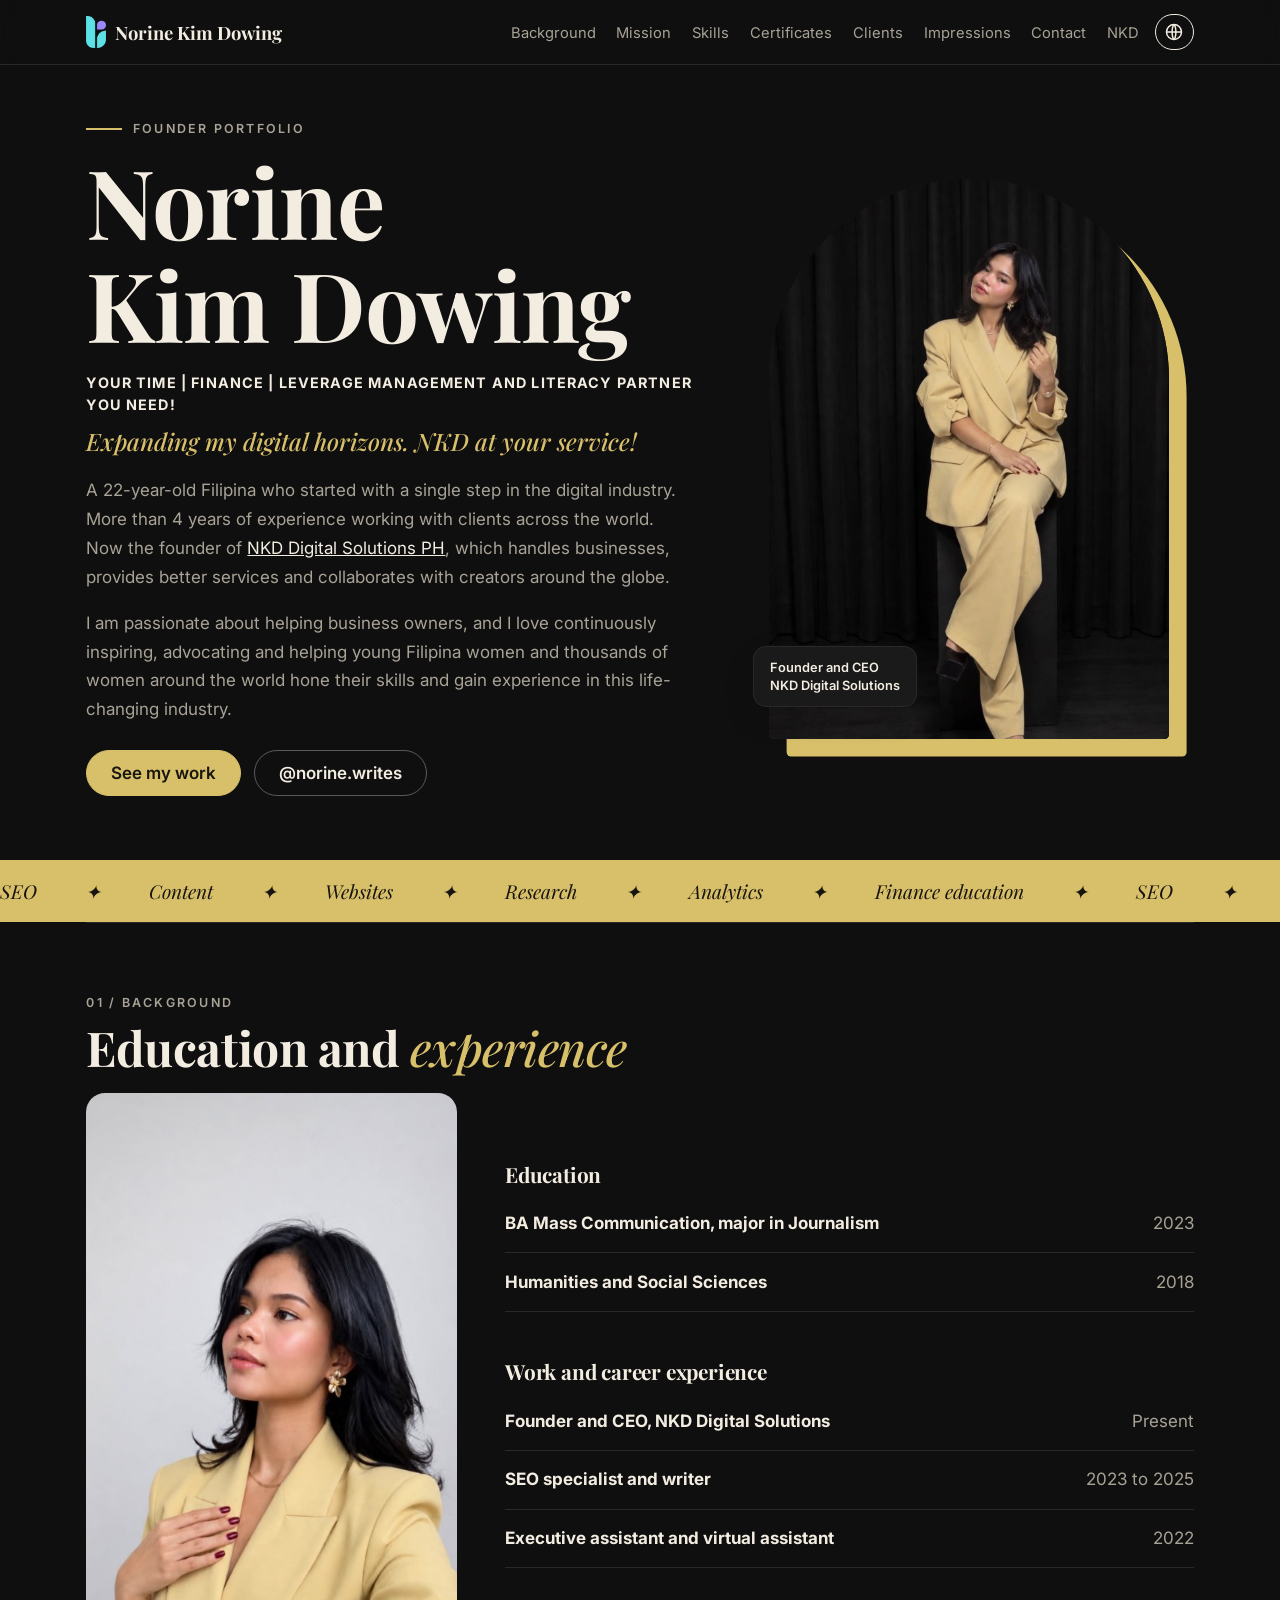
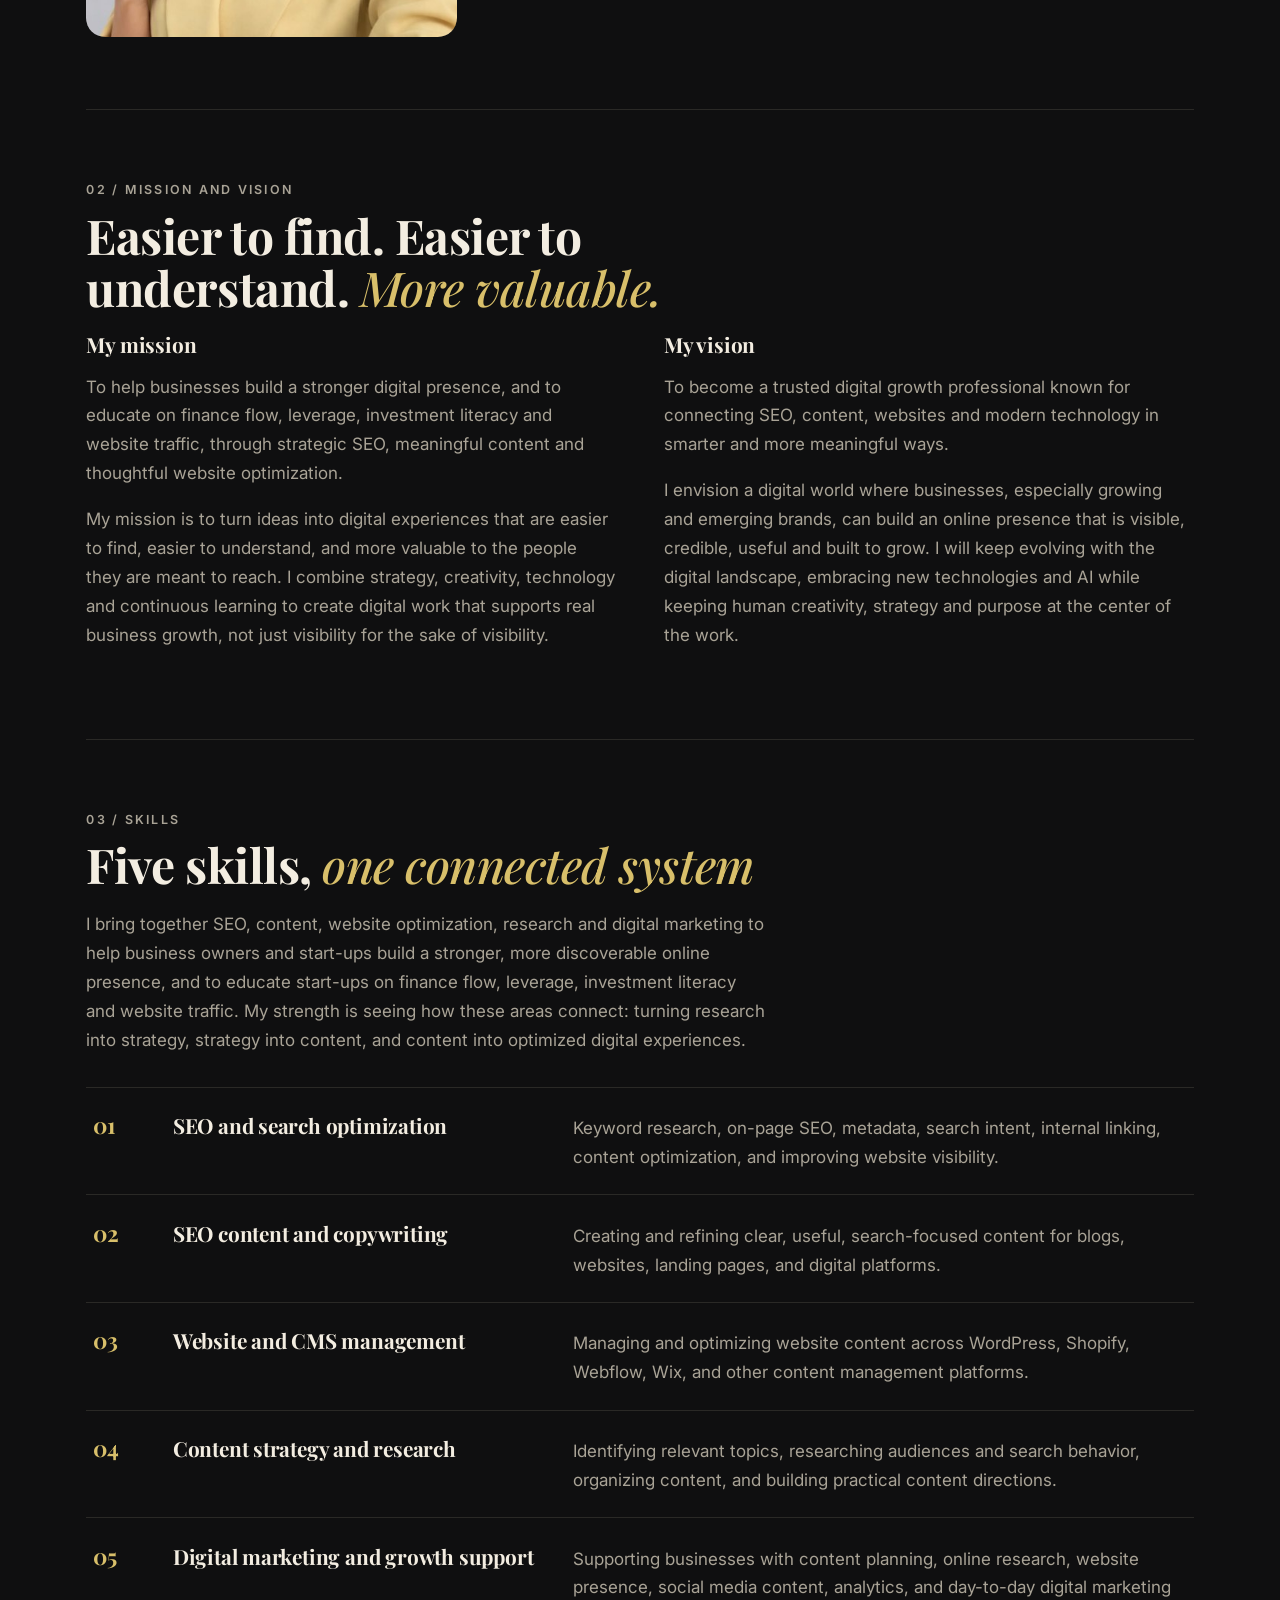
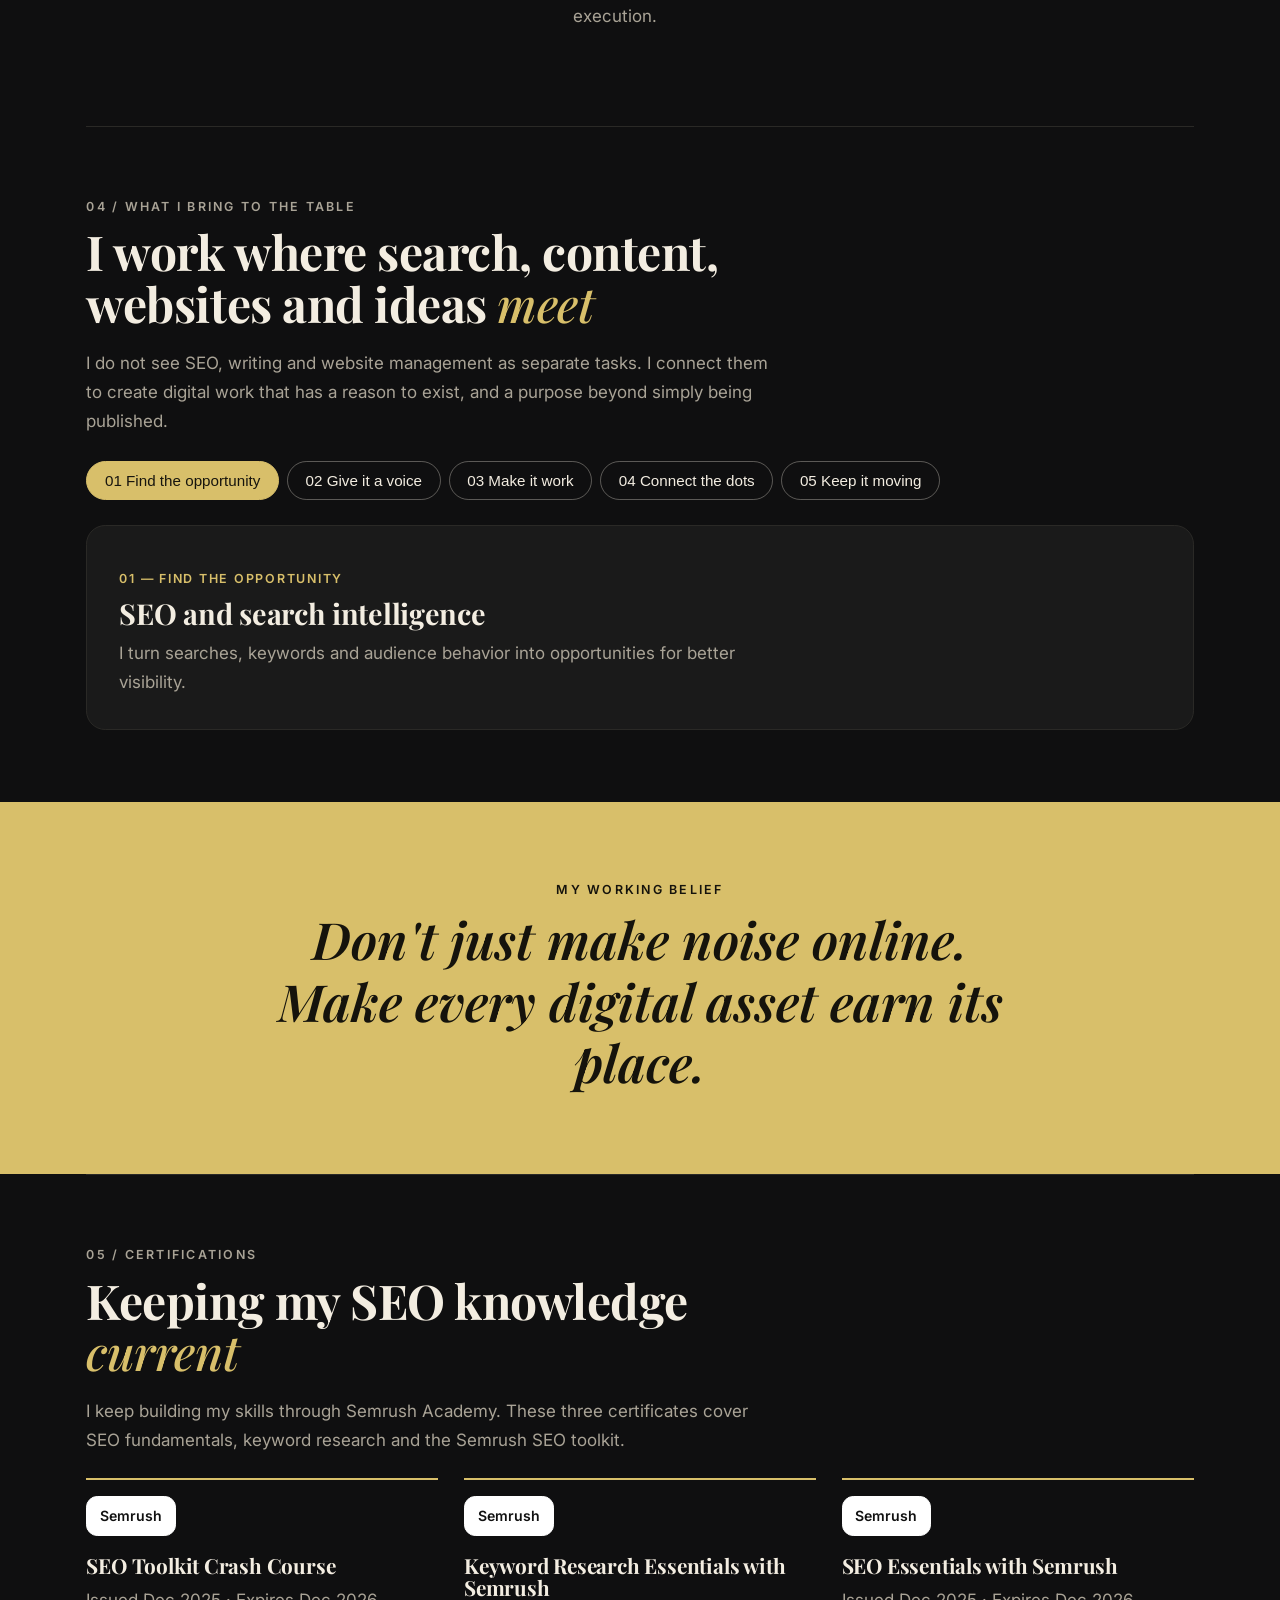
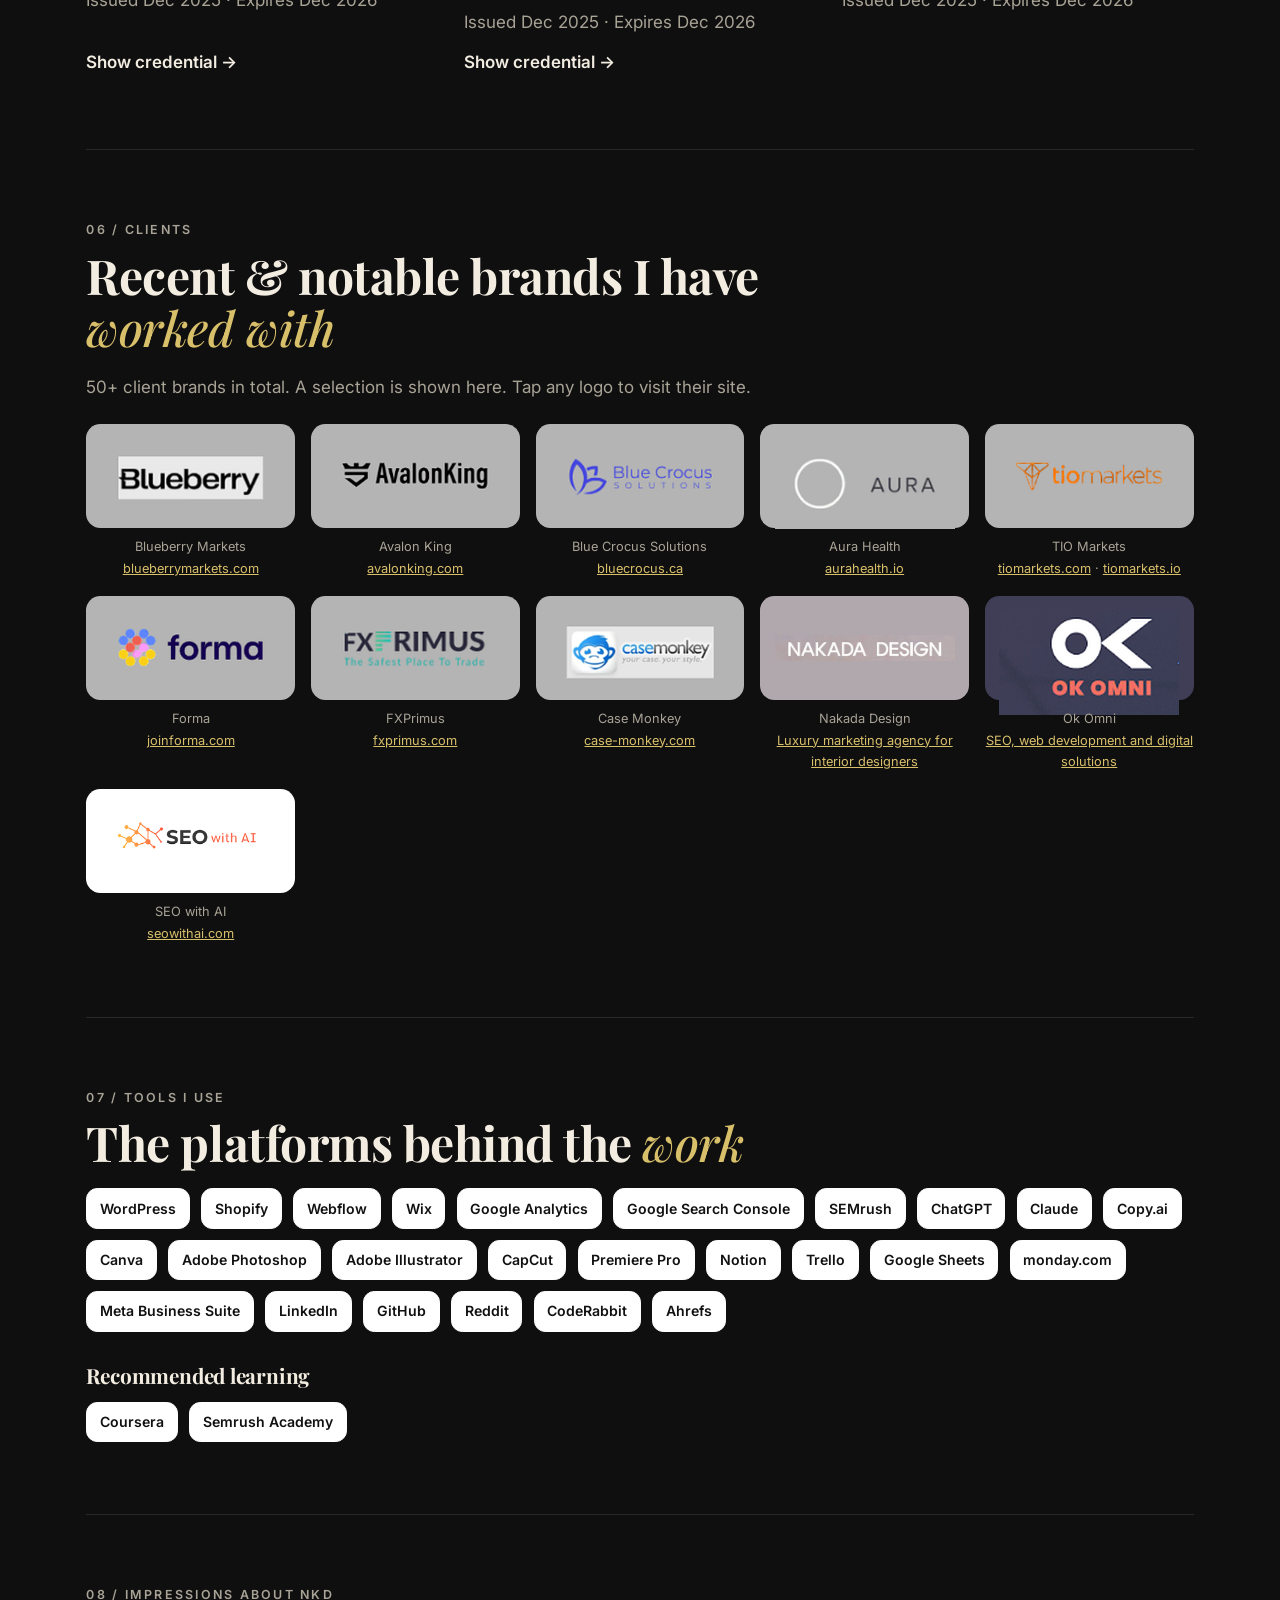
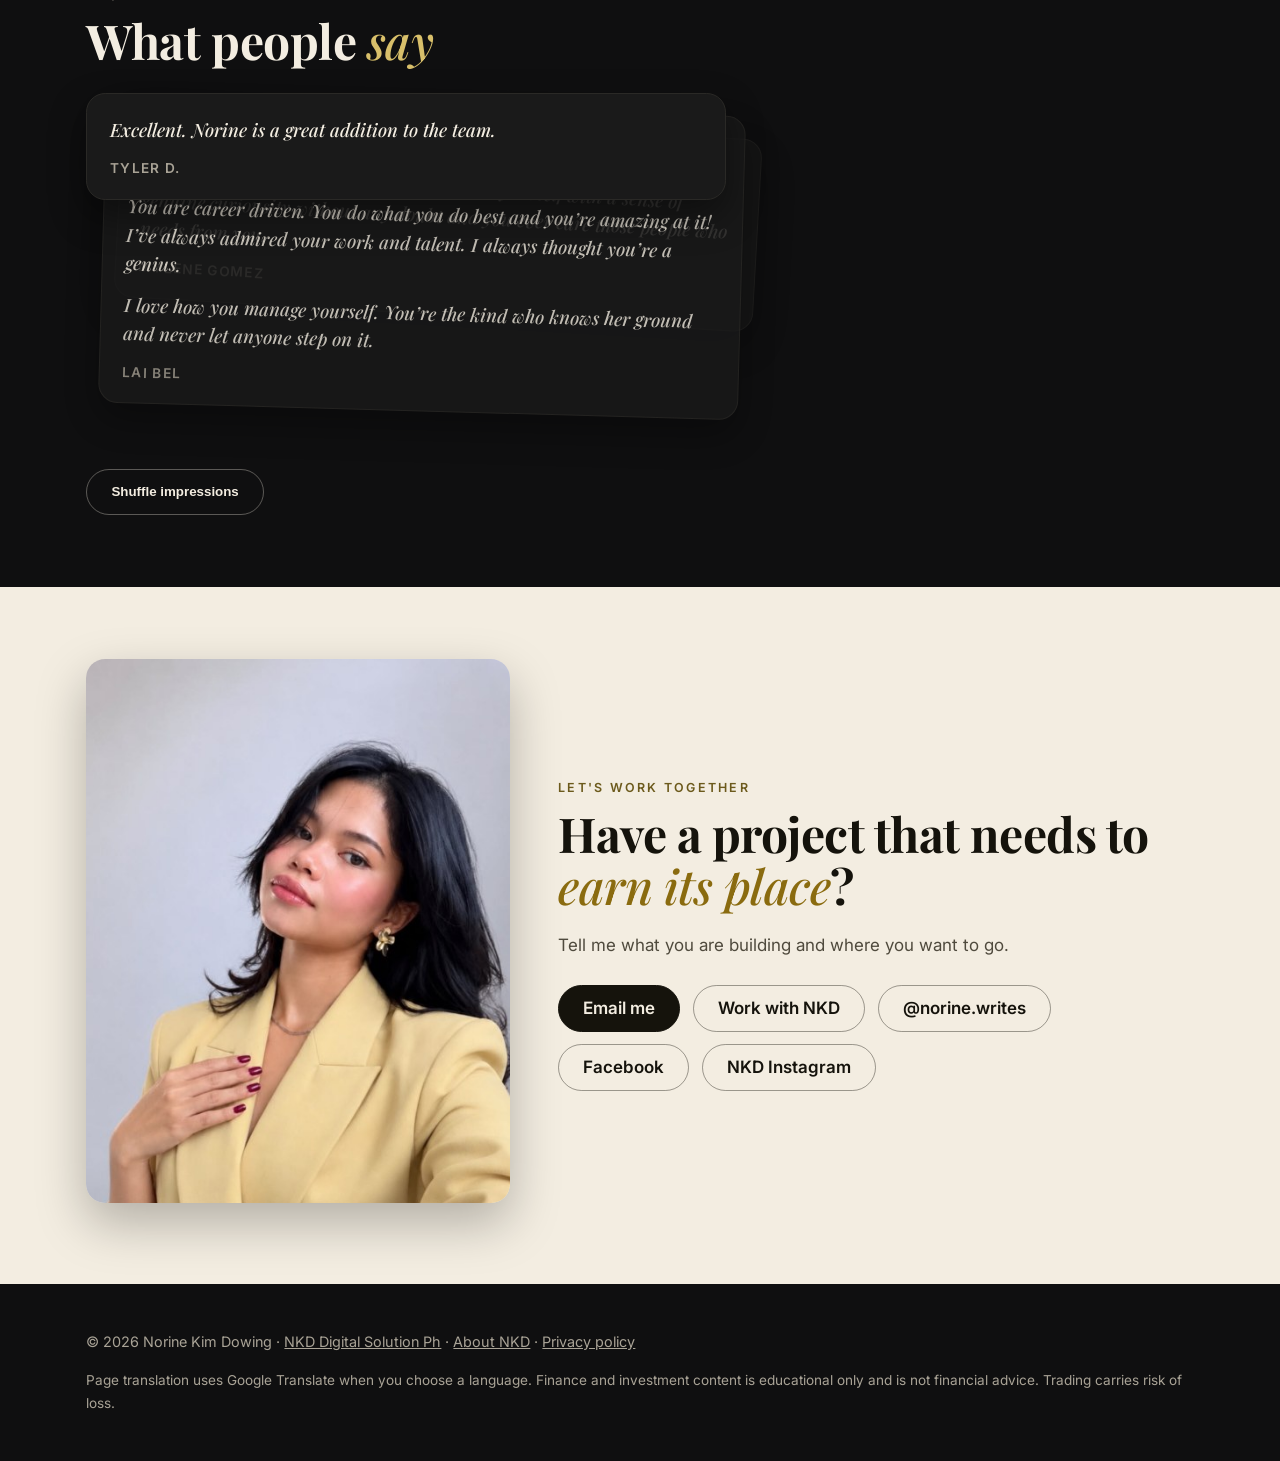
<file: index.html>
<!doctype html><html lang="en"><head><meta charset="utf-8"><meta name="viewport" content="width=device-width,initial-scale=1"><meta name="theme-color" content="#0f0f10"><title>Norine Kim Dowing | SEO, Content and Digital Growth Portfolio</title><meta name="description" content="Portfolio of Norine Kim Dowing, founder of NKD Digital Solution Ph: SEO, SEO content and copywriting, website and CMS management, content strategy and digital growth support."><link rel="canonical" href="https://founder.nkddigitalsolutions.com/"><link rel="icon" href="favicon.png" type="image/png"><meta property="og:url" content="https://founder.nkddigitalsolutions.com/"><meta property="og:title" content="Norine Kim Dowing | SEO, Content and Digital Growth"><meta property="og:image" content="https://nkddigitalsolutions.com/logo.png"><link rel="stylesheet" href="portfolio.css">
<script type="application/ld+json">{"@context":"https://schema.org","@type":"Person","name":"Norine Kim Dowing","jobTitle":"Founder, SEO and content specialist","worksFor":{"@type":"Organization","name":"NKD Digital Solution Ph","url":"https://nkddigitalsolutions.com"},"url":"https://founder.nkddigitalsolutions.com/","sameAs":["https://instagram.com/norine.writes","https://www.facebook.com/profile.php?id=61594310072320","https://instagram.com/nkdds.media"]}</script></head><body><div id="pg"></div><div id="gte" style="position:absolute;left:-9999px"></div>
<header><div class="w nav"><a class="brand" href="#top"><img src="logo-mark.png" alt="NKD mark" width="26" height="34"><span>Norine Kim Dowing</span></a><button id="mb" aria-expanded="false" type="button">Menu</button><nav id="nv"><a href="#background">Background</a><a href="#mission">Mission</a><a href="#skills">Skills</a><a href="#certs">Certificates</a><a href="#clients">Clients</a><a href="#impressions">Impressions</a><a href="#contact">Contact</a><a href="https://nkddigitalsolutions.com/about/">NKD</a></nav><span class="lw"><button id="lg" type="button" aria-label="Change language" aria-expanded="false"><svg width="20" height="20" viewBox="0 0 24 24" fill="none" stroke="currentColor" stroke-width="1.8"><circle cx="12" cy="12" r="9"/><path d="M3 12h18M12 3c3 3.2 3 14.8 0 18M12 3c-3 3.2-3 14.8 0 18"/></svg></button><ul id="lm" hidden></ul></span></div></header>
<main id="top"><div class="w"><section class="hero"><div class="ht"><p class="eyebrow">Founder portfolio</p><h1>Norine<br>Kim Dowing</h1><p class="kicker">Your time | finance | leverage management and literacy partner you need!</p><p class="sub"><em>Expanding my digital horizons. NKD at your service!</em></p><p class="lead">A 22-year-old Filipina who started with a single step in the digital industry. More than 4 years of experience working with clients across the world. Now the founder of <a href="https://nkddigitalsolutions.com">NKD Digital Solutions PH</a>, which handles businesses, provides better services and collaborates with creators around the globe.</p><p class="lead">I am passionate about helping business owners, and I love continuously inspiring, advocating and helping young Filipina women and thousands of women around the world hone their skills and gain experience in this life-changing industry.</p><div class="acts"><a class="btn" href="#clients">See my work</a><a class="btn o" href="https://instagram.com/norine.writes" target="_blank" rel="noopener">@norine.writes</a></div></div><div class="hp"><div class="arch"><img src="founder.jpg" alt="Portrait of Norine Kim Dowing, founder of NKD Digital Solution Ph" width="606" height="872"></div><span class="tag">Founder and CEO<br>NKD Digital Solutions</span></div></section></div>
<div class="tick" aria-hidden="true"><div><span>SEO</span><span>Content</span><span>Websites</span><span>Research</span><span>Analytics</span><span>Finance education</span><span>SEO</span><span>Content</span><span>Websites</span><span>Research</span><span>Analytics</span><span>Finance education</span></div></div>
<div class="w"><section id="background"><p class="num">01 / Background</p><h2>Education and <em>experience</em></h2><div class="bgwrap"><figure class="bgfig"><img src="founder-bg.jpg" alt="Norine Kim Dowing looking to the side, wearing a yellow blazer" width="494" height="872" loading="lazy"></figure><div class="two"><div><h3>Education</h3><ul class="tl2"><li><b>BA Mass Communication, major in Journalism</b><span>2023</span></li><li><b>Humanities and Social Sciences</b><span>2018</span></li></ul></div><div><h3>Work and career experience</h3><ul class="tl2"><li><b>Founder and CEO, NKD Digital Solutions</b><span>Present</span></li><li><b>SEO specialist and writer</b><span>2023 to 2025</span></li><li><b>Executive assistant and virtual assistant</b><span>2022</span></li></ul></div></div></div></section>
<section id="mission"><p class="num">02 / Mission and vision</p><h2>Easier to find. Easier to understand. <em>More valuable.</em></h2><div class="two"><div><h3>My mission</h3><p>To help businesses build a stronger digital presence, and to educate on finance flow, leverage, investment literacy and website traffic, through strategic SEO, meaningful content and thoughtful website optimization.</p><p>My mission is to turn ideas into digital experiences that are easier to find, easier to understand, and more valuable to the people they are meant to reach. I combine strategy, creativity, technology and continuous learning to create digital work that supports real business growth, not just visibility for the sake of visibility.</p></div><div><h3>My vision</h3><p>To become a trusted digital growth professional known for connecting SEO, content, websites and modern technology in smarter and more meaningful ways.</p><p>I envision a digital world where businesses, especially growing and emerging brands, can build an online presence that is visible, credible, useful and built to grow. I will keep evolving with the digital landscape, embracing new technologies and AI while keeping human creativity, strategy and purpose at the center of the work.</p></div></div></section>
<section id="skills"><p class="num">03 / Skills</p><h2>Five skills, <em>one connected system</em></h2><p class="lead">I bring together SEO, content, website optimization, research and digital marketing to help business owners and start-ups build a stronger, more discoverable online presence, and to educate start-ups on finance flow, leverage, investment literacy and website traffic. My strength is seeing how these areas connect: turning research into strategy, strategy into content, and content into optimized digital experiences.</p><ol class="rows"><li><span class="n">01</span><h3>SEO and search optimization</h3><p>Keyword research, on-page SEO, metadata, search intent, internal linking, content optimization, and improving website visibility.</p></li><li><span class="n">02</span><h3>SEO content and copywriting</h3><p>Creating and refining clear, useful, search-focused content for blogs, websites, landing pages, and digital platforms.</p></li><li><span class="n">03</span><h3>Website and CMS management</h3><p>Managing and optimizing website content across WordPress, Shopify, Webflow, Wix, and other content management platforms.</p></li><li><span class="n">04</span><h3>Content strategy and research</h3><p>Identifying relevant topics, researching audiences and search behavior, organizing content, and building practical content directions.</p></li><li><span class="n">05</span><h3>Digital marketing and growth support</h3><p>Supporting businesses with content planning, online research, website presence, social media content, analytics, and day-to-day digital marketing execution.</p></li></ol></section>
<section id="approach"><p class="num">04 / What I bring to the table</p><h2>I work where search, content, websites and ideas <em>meet</em></h2><p class="lead">I do not see SEO, writing and website management as separate tasks. I connect them to create digital work that has a reason to exist, and a purpose beyond simply being published.</p><div class="tabs" id="bt"></div><div class="panel" id="bp"></div></section></div>
<section class="belief"><div class="w"><p class="num">My working belief</p><p class="bq">Don't just make noise online. Make every digital asset earn its place.</p></div></section>
<div class="w"><section id="certs"><p class="num">05 / Certifications</p><h2>Keeping my SEO knowledge <em>current</em></h2><p class="lead">I keep building my skills through Semrush Academy. These three certificates cover SEO fundamentals, keyword research and the Semrush SEO toolkit.</p><div class="grid" id="cc"></div></section>
<section id="clients"><p class="num">06 / Clients</p><h2>Recent &amp; notable brands I have <em>worked with</em></h2><p class="lead">50+ client brands in total. A selection is shown here. Tap any logo to visit their site.</p><div id="cl"></div></section>
<section id="tools"><p class="num">07 / Tools I use</p><h2>The platforms behind the <em>work</em></h2><div class="pl" id="tl"></div><h3 class="mt">Recommended learning</h3><div class="pl" id="rl"></div></section>
<section id="impressions"><p class="num">08 / Impressions about NKD</p><h2>What people <em>say</em></h2><div class="imps" id="imps"><figure class="imp"><blockquote>Excellent. Norine is a great addition to the team.</blockquote><figcaption>Tyler D.</figcaption></figure><figure class="imp"><blockquote><p>I love how confident you are - you seem very secure on yourself and looks like in your life too.</p><p>You are career driven. You do what you do best and you&rsquo;re amazing at it! I&rsquo;ve always admired your work and talent. I always thought you&rsquo;re a genius.</p><p>I love how you manage yourself. You&rsquo;re the kind who knows her ground and never let anyone step on it.</p></blockquote><figcaption>Lai Bel</figcaption></figure><figure class="imp"><blockquote>All I can say you is SALUTE! I&rsquo;m really beyond grateful to know you. you&rsquo;re absolutely good influence you express yourself with a sense of genuine curiousity without any doubt and you ever care those people who needs from you.</blockquote><figcaption>Mylene Gomez</figcaption></figure></div></section></div>
<section id="contact" class="dark"><div class="w cwrap"><div class="cph"><img src="founder-2.jpg" alt="Norine Kim Dowing in a yellow blazer" width="483" height="875" loading="lazy"></div><div><p class="num">Let's work together</p><h2>Have a project that needs to <em>earn its place</em>?</h2><p class="lead">Tell me what you are building and where you want to go.</p><div class="acts"><a class="btn y" id="em" href="#">Email me</a><a class="btn o2" href="https://nkddigitalsolutions.com/contact/">Work with NKD</a><a class="btn o2" id="ig2" href="https://instagram.com/norine.writes" target="_blank" rel="noopener">@norine.writes</a><a class="btn o2" id="fb" href="#" target="_blank" rel="noopener">Facebook</a><a class="btn o2" id="ig" href="#" target="_blank" rel="noopener">NKD Instagram</a></div></div></div></section></main>
<footer><div class="w"><p>&copy; 2026 Norine Kim Dowing &middot; <a href="https://nkddigitalsolutions.com">NKD Digital Solution Ph</a> &middot; <a href="https://nkddigitalsolutions.com/about/">About NKD</a> &middot; <a href="https://nkddigitalsolutions.com/privacy/">Privacy policy</a></p><p class="note">Page translation uses Google Translate when you choose a language. Finance and investment content is educational only and is not financial advice. Trading carries risk of loss.</p></div></footer><script src="portfolio.js"></script></body></html>
</file>
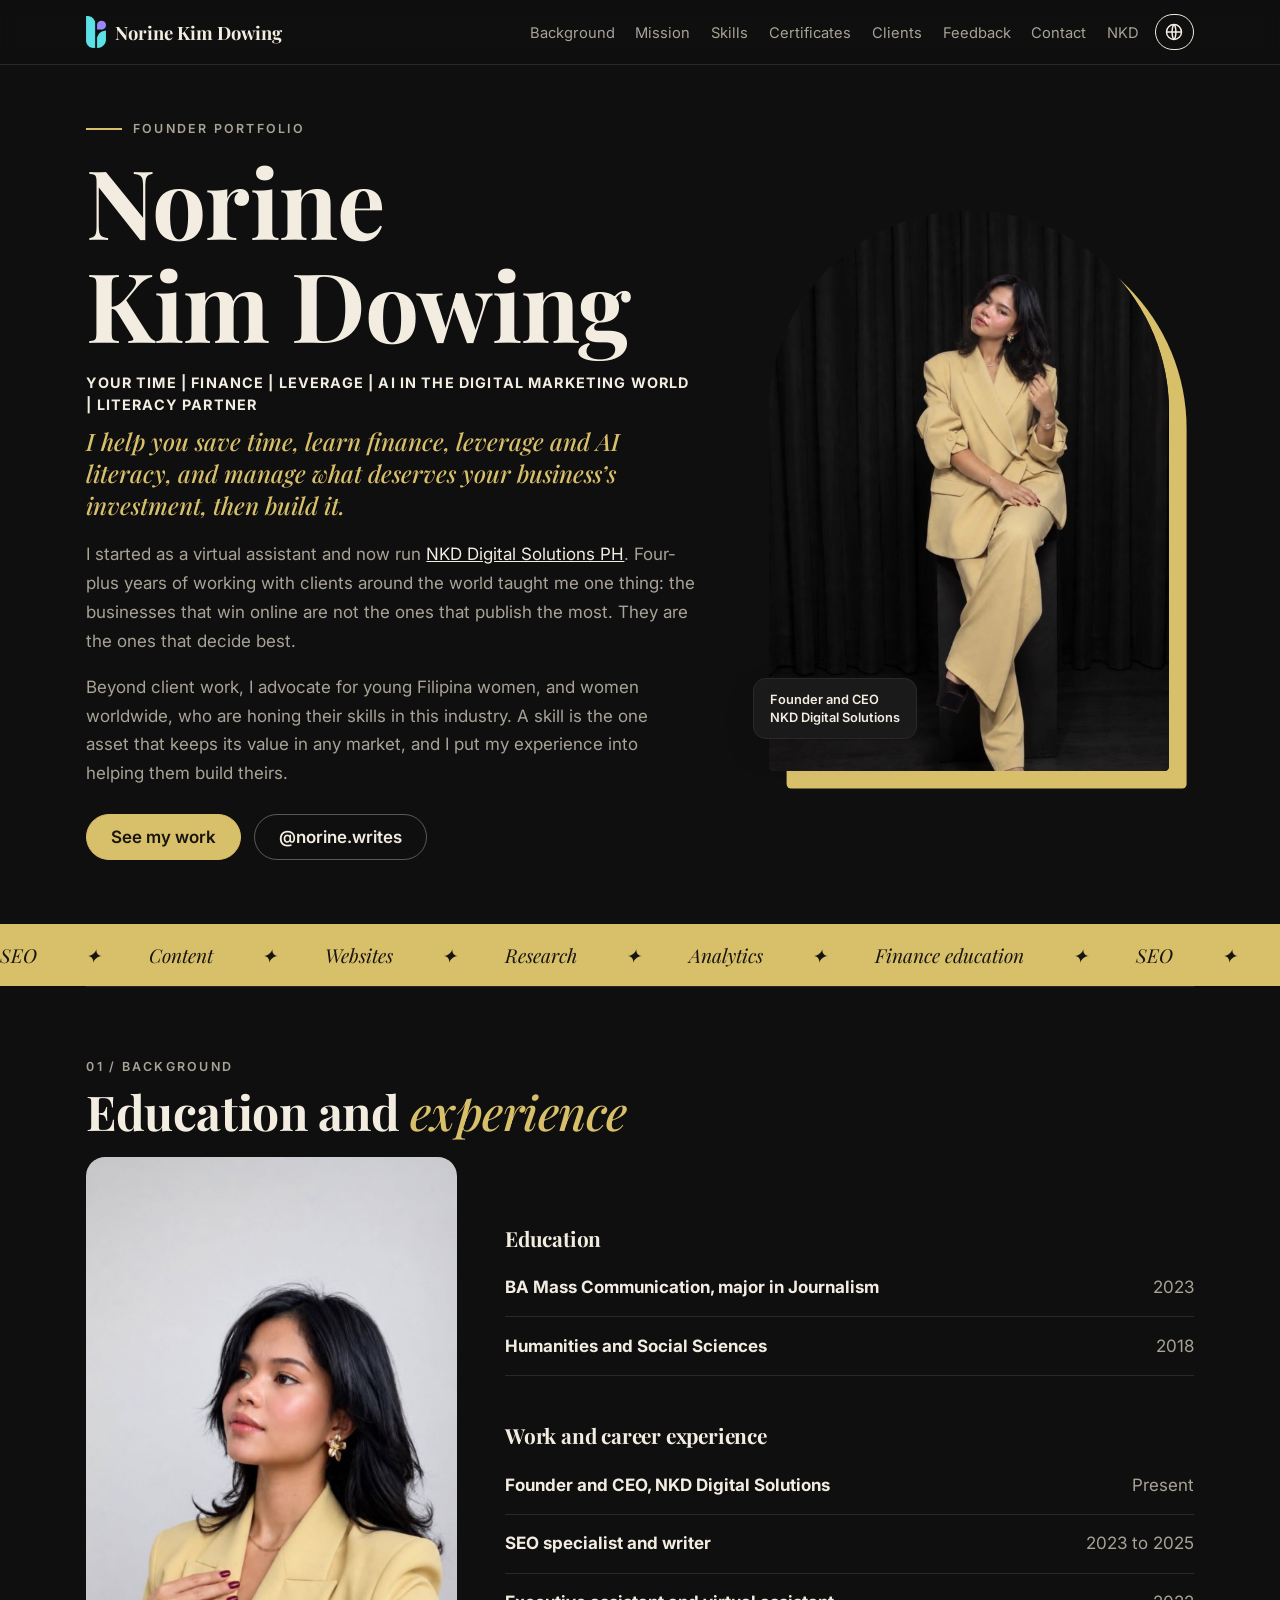
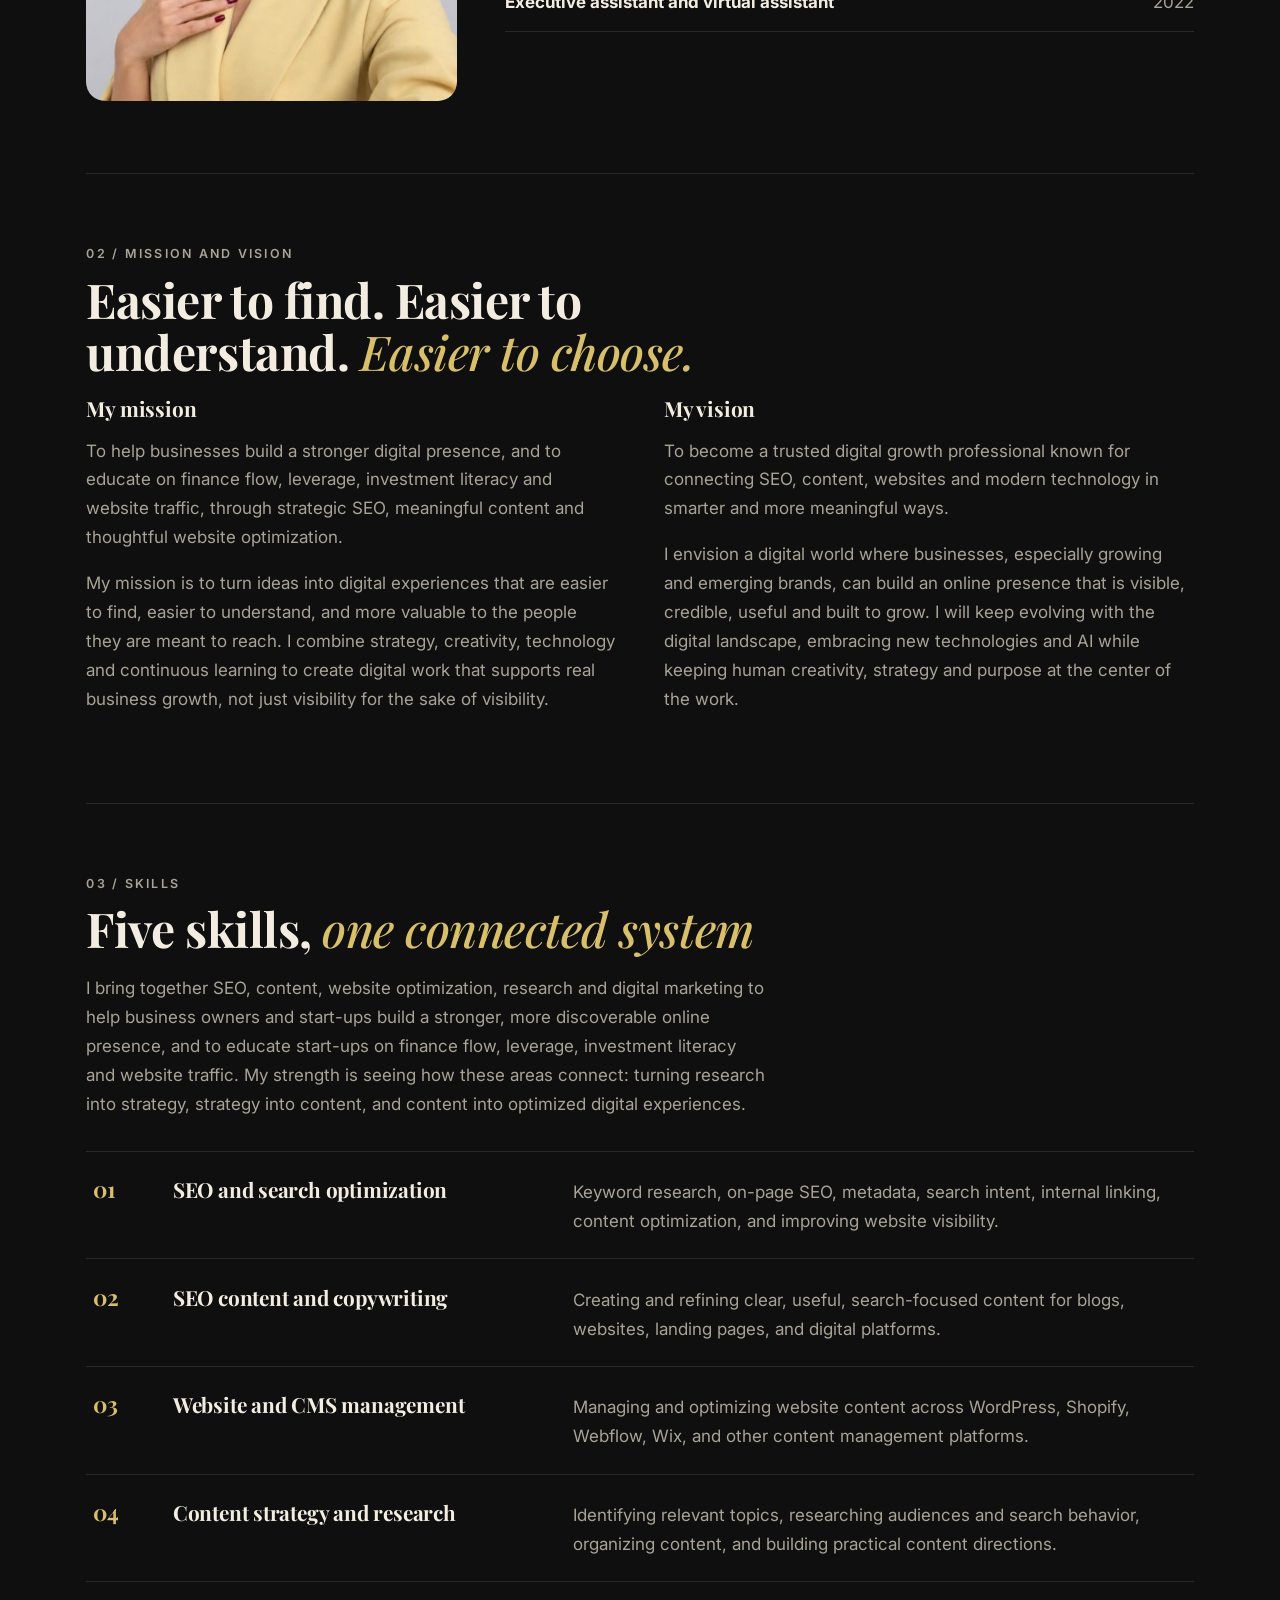
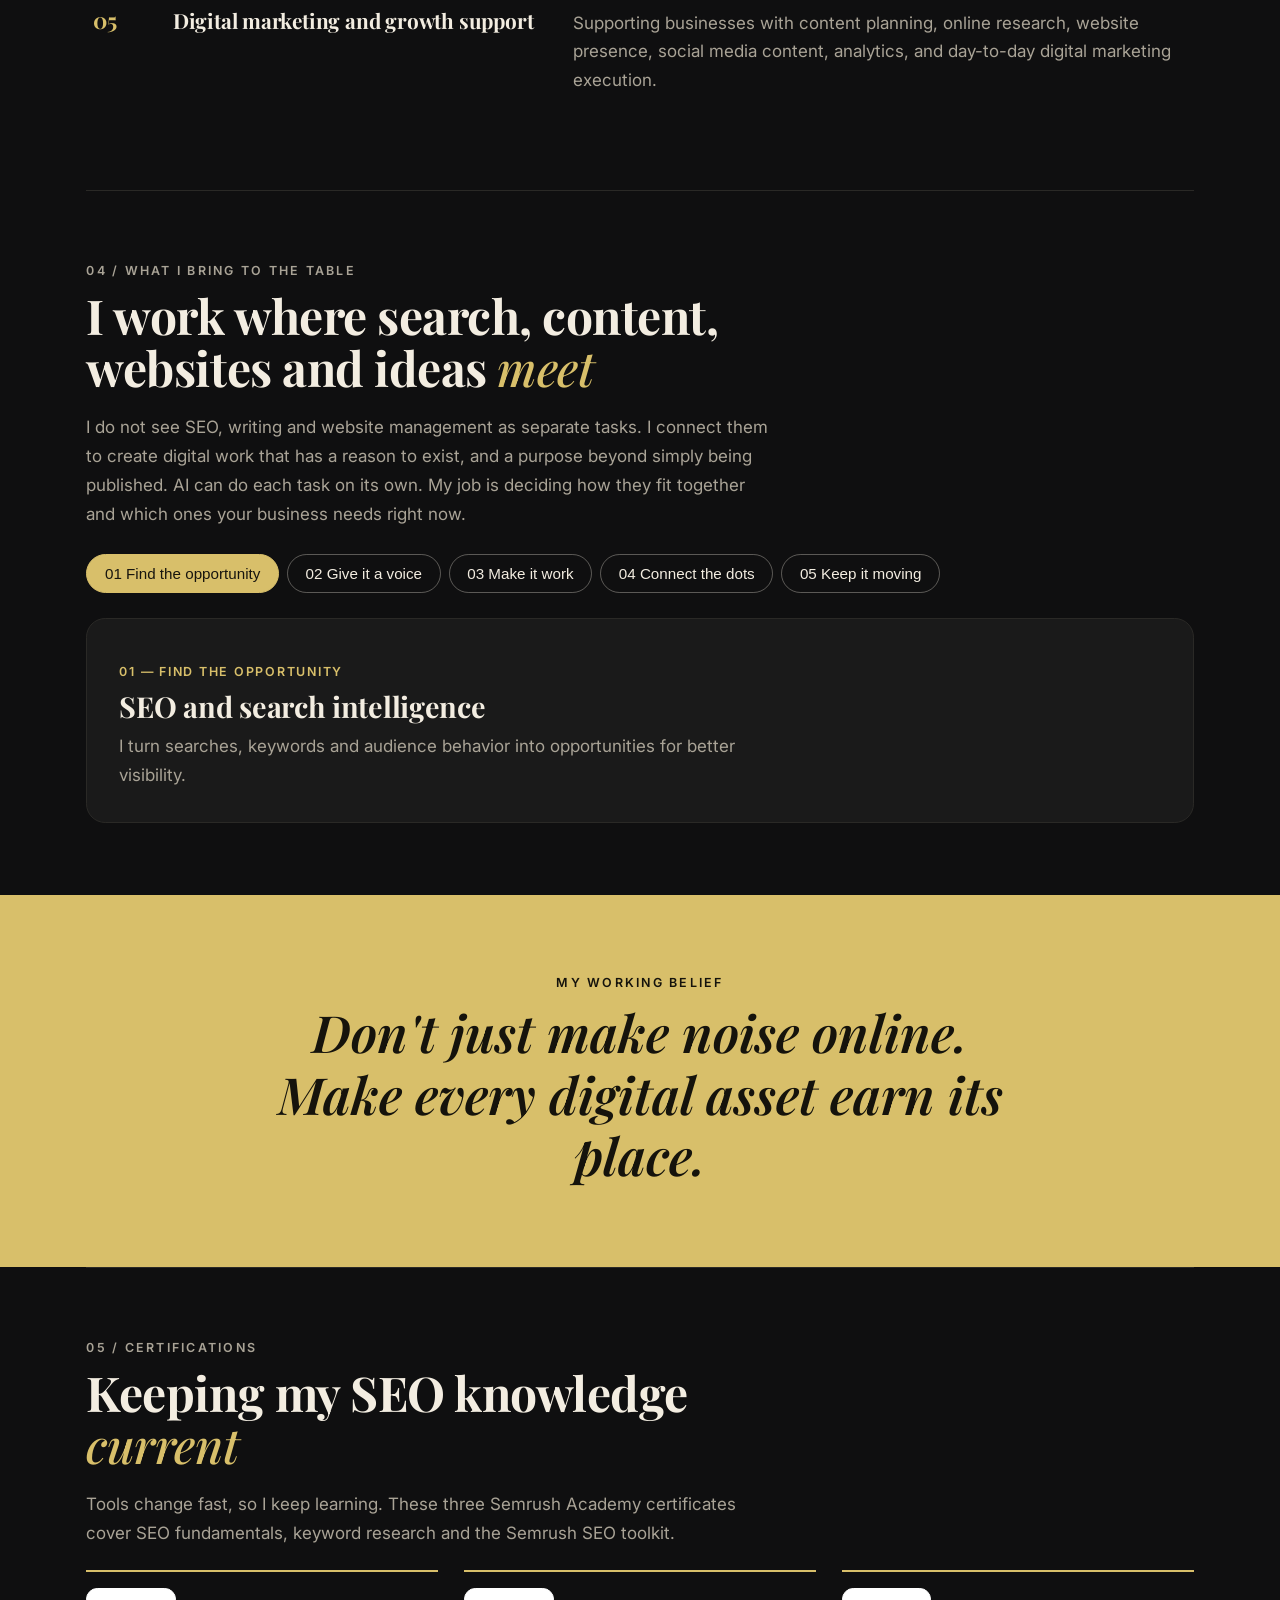
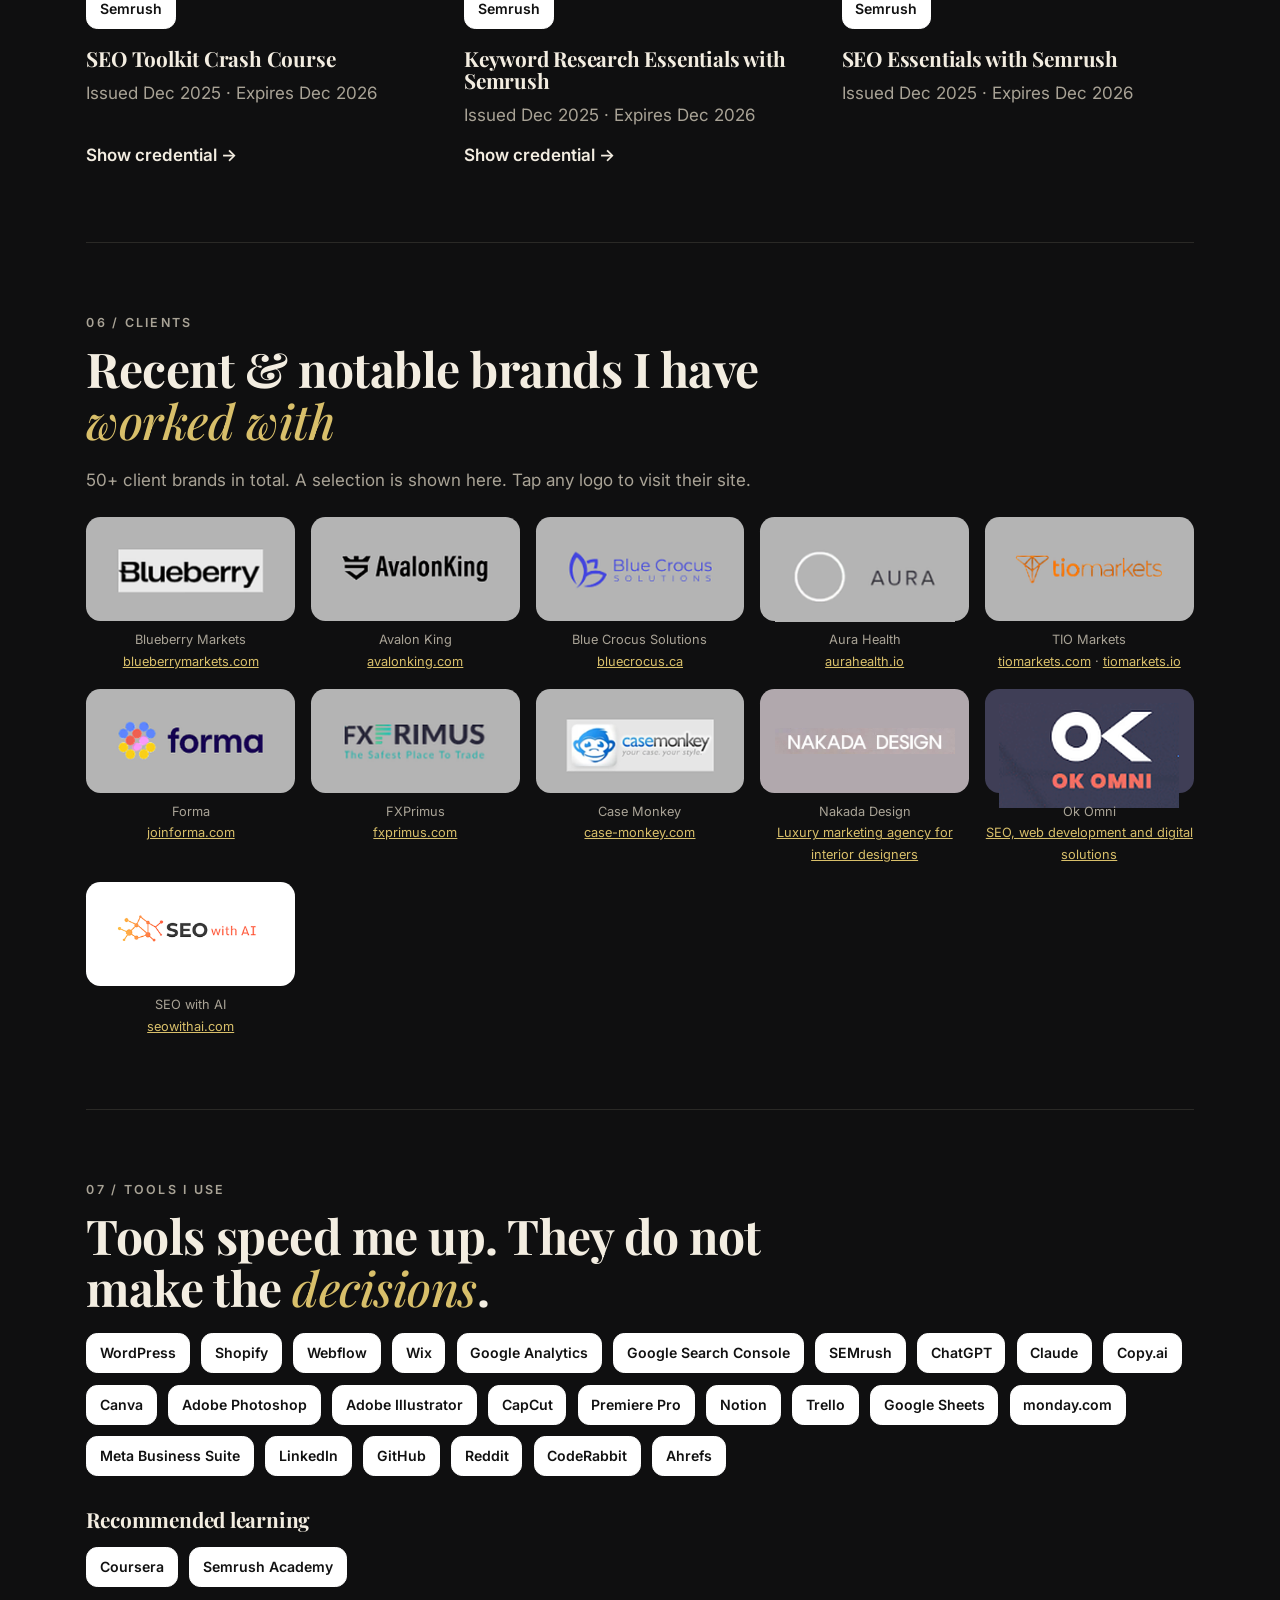
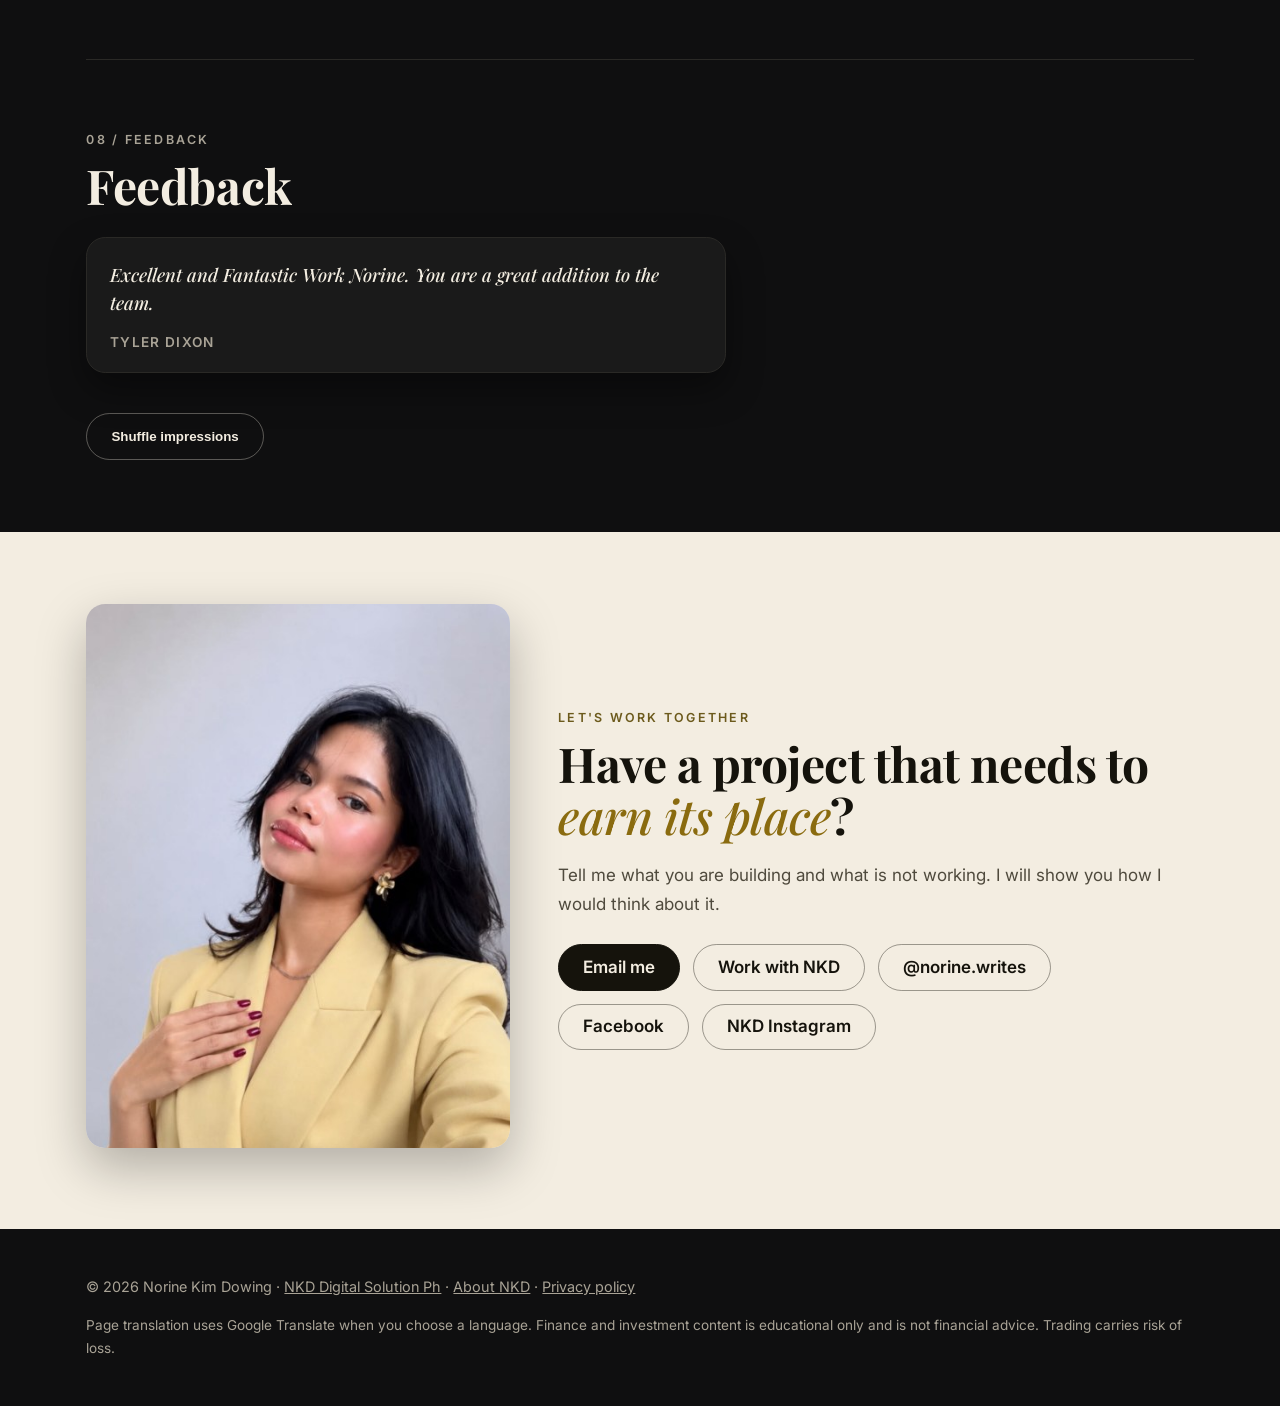
<file: index (8).html>
<!doctype html><html lang="en"><head><meta charset="utf-8"><meta name="viewport" content="width=device-width,initial-scale=1"><meta name="theme-color" content="#0f0f10"><title>Norine Kim Dowing | SEO, Content and Digital Growth Strategist</title><meta name="description" content="Portfolio of Norine Kim Dowing, founder of NKD Digital Solution Ph: SEO, SEO content and copywriting, website and CMS management, content strategy and digital growth support."><link rel="canonical" href="https://founder.nkddigitalsolutions.com/"><link rel="icon" href="favicon.png" type="image/png"><meta property="og:url" content="https://founder.nkddigitalsolutions.com/"><meta property="og:title" content="Norine Kim Dowing | SEO, Content and Digital Growth"><meta property="og:image" content="https://nkddigitalsolutions.com/logo.png"><link rel="stylesheet" href="portfolio.css">
<script type="application/ld+json">{"@context":"https://schema.org","@type":"Person","name":"Norine Kim Dowing","jobTitle":"Founder, SEO and content specialist","worksFor":{"@type":"Organization","name":"NKD Digital Solution Ph","url":"https://nkddigitalsolutions.com"},"url":"https://founder.nkddigitalsolutions.com/","sameAs":["https://instagram.com/norine.writes","https://www.facebook.com/profile.php?id=61594310072320","https://instagram.com/nkdds.media"]}</script></head><body><div id="pg"></div><div id="gte" style="position:absolute;left:-9999px"></div>
<header><div class="w nav"><a class="brand" href="#top"><img src="logo-mark.png" alt="NKD mark" width="26" height="34"><span>Norine Kim Dowing</span></a><button id="mb" aria-expanded="false" type="button">Menu</button><nav id="nv"><a href="#background">Background</a><a href="#mission">Mission</a><a href="#skills">Skills</a><a href="#certs">Certificates</a><a href="#clients">Clients</a><a href="#impressions">Feedback</a><a href="#contact">Contact</a><a href="https://nkddigitalsolutions.com/about/">NKD</a></nav><span class="lw"><button id="lg" type="button" aria-label="Change language" aria-expanded="false"><svg width="20" height="20" viewBox="0 0 24 24" fill="none" stroke="currentColor" stroke-width="1.8"><circle cx="12" cy="12" r="9"/><path d="M3 12h18M12 3c3 3.2 3 14.8 0 18M12 3c-3 3.2-3 14.8 0 18"/></svg></button><ul id="lm" hidden></ul></span></div></header>
<main id="top"><div class="w"><section class="hero"><div class="ht"><p class="eyebrow">Founder portfolio</p><h1>Norine<br>Kim Dowing</h1><p class="kicker">Your Time | Finance | Leverage | AI in the Digital Marketing World | Literacy Partner</p><p class="sub"><em>I help you save time, learn finance, leverage and AI literacy, and manage what deserves your business&rsquo;s investment, then build it.</em></p><p class="lead">I started as a virtual assistant and now run <a href="https://nkddigitalsolutions.com">NKD Digital Solutions PH</a>. Four-plus years of working with clients around the world taught me one thing: the businesses that win online are not the ones that publish the most. They are the ones that decide best.</p><p class="lead">Beyond client work, I advocate for young Filipina women, and women worldwide, who are honing their skills in this industry. A skill is the one asset that keeps its value in any market, and I put my experience into helping them build theirs.</p><div class="acts"><a class="btn" href="#clients">See my work</a><a class="btn o" href="https://instagram.com/norine.writes" target="_blank" rel="noopener">@norine.writes</a></div></div><div class="hp"><div class="arch"><img src="founder.jpg" alt="Portrait of Norine Kim Dowing, founder of NKD Digital Solution Ph" width="606" height="872"></div><span class="tag">Founder and CEO<br>NKD Digital Solutions</span></div></section></div>
<div class="tick" aria-hidden="true"><div><span>SEO</span><span>Content</span><span>Websites</span><span>Research</span><span>Analytics</span><span>Finance education</span><span>SEO</span><span>Content</span><span>Websites</span><span>Research</span><span>Analytics</span><span>Finance education</span></div></div>
<div class="w"><section id="background"><p class="num">01 / Background</p><h2>Education and <em>experience</em></h2><div class="bgwrap"><figure class="bgfig"><img src="founder-bg.jpg" alt="Norine Kim Dowing looking to the side, wearing a yellow blazer" width="494" height="872" loading="lazy"></figure><div class="two"><div><h3>Education</h3><ul class="tl2"><li><b>BA Mass Communication, major in Journalism</b><span>2023</span></li><li><b>Humanities and Social Sciences</b><span>2018</span></li></ul></div><div><h3>Work and career experience</h3><ul class="tl2"><li><b>Founder and CEO, NKD Digital Solutions</b><span>Present</span></li><li><b>SEO specialist and writer</b><span>2023 to 2025</span></li><li><b>Executive assistant and virtual assistant</b><span>2022</span></li></ul></div></div></div></section>
<section id="mission"><p class="num">02 / Mission and vision</p><h2>Easier to find. Easier to understand. <em>Easier to choose.</em></h2><div class="two"><div><h3>My mission</h3><p>To help businesses build a stronger digital presence, and to educate on finance flow, leverage, investment literacy and website traffic, through strategic SEO, meaningful content and thoughtful website optimization.</p><p>My mission is to turn ideas into digital experiences that are easier to find, easier to understand, and more valuable to the people they are meant to reach. I combine strategy, creativity, technology and continuous learning to create digital work that supports real business growth, not just visibility for the sake of visibility.</p></div><div><h3>My vision</h3><p>To become a trusted digital growth professional known for connecting SEO, content, websites and modern technology in smarter and more meaningful ways.</p><p>I envision a digital world where businesses, especially growing and emerging brands, can build an online presence that is visible, credible, useful and built to grow. I will keep evolving with the digital landscape, embracing new technologies and AI while keeping human creativity, strategy and purpose at the center of the work.</p></div></div></section>
<section id="skills"><p class="num">03 / Skills</p><h2>Five skills, <em>one connected system</em></h2><p class="lead">I bring together SEO, content, website optimization, research and digital marketing to help business owners and start-ups build a stronger, more discoverable online presence, and to educate start-ups on finance flow, leverage, investment literacy and website traffic. My strength is seeing how these areas connect: turning research into strategy, strategy into content, and content into optimized digital experiences.</p><ol class="rows"><li><span class="n">01</span><h3>SEO and search optimization</h3><p>Keyword research, on-page SEO, metadata, search intent, internal linking, content optimization, and improving website visibility.</p></li><li><span class="n">02</span><h3>SEO content and copywriting</h3><p>Creating and refining clear, useful, search-focused content for blogs, websites, landing pages, and digital platforms.</p></li><li><span class="n">03</span><h3>Website and CMS management</h3><p>Managing and optimizing website content across WordPress, Shopify, Webflow, Wix, and other content management platforms.</p></li><li><span class="n">04</span><h3>Content strategy and research</h3><p>Identifying relevant topics, researching audiences and search behavior, organizing content, and building practical content directions.</p></li><li><span class="n">05</span><h3>Digital marketing and growth support</h3><p>Supporting businesses with content planning, online research, website presence, social media content, analytics, and day-to-day digital marketing execution.</p></li></ol></section>
<section id="approach"><p class="num">04 / What I bring to the table</p><h2>I work where search, content, websites and ideas <em>meet</em></h2><p class="lead">I do not see SEO, writing and website management as separate tasks. I connect them to create digital work that has a reason to exist, and a purpose beyond simply being published. AI can do each task on its own. My job is deciding how they fit together and which ones your business needs right now.</p><div class="tabs" id="bt"></div><div class="panel" id="bp"></div></section></div>
<section class="belief"><div class="w"><p class="num">My working belief</p><p class="bq">Don't just make noise online. Make every digital asset earn its place.</p></div></section>
<div class="w"><section id="certs"><p class="num">05 / Certifications</p><h2>Keeping my SEO knowledge <em>current</em></h2><p class="lead">Tools change fast, so I keep learning. These three Semrush Academy certificates cover SEO fundamentals, keyword research and the Semrush SEO toolkit.</p><div class="grid" id="cc"></div></section>
<section id="clients"><p class="num">06 / Clients</p><h2>Recent &amp; notable brands I have <em>worked with</em></h2><p class="lead">50+ client brands in total. A selection is shown here. Tap any logo to visit their site.</p><div id="cl"></div></section>
<section id="tools"><p class="num">07 / Tools I use</p><h2>Tools speed me up. They do not make the <em>decisions</em>.</h2><div class="pl" id="tl"></div><h3 class="mt">Recommended learning</h3><div class="pl" id="rl"></div></section>
<section id="impressions"><p class="num">08 / Feedback</p><h2>Feedback</h2><div class="imps" id="imps"><figure class="imp"><blockquote>Excellent and Fantastic Work Norine. You are a great addition to the team.</blockquote><figcaption>Tyler Dixon</figcaption></figure></div></section></div>
<section id="contact" class="dark"><div class="w cwrap"><div class="cph"><img src="founder-2.jpg" alt="Norine Kim Dowing in a yellow blazer" width="483" height="875" loading="lazy"></div><div><p class="num">Let's work together</p><h2>Have a project that needs to <em>earn its place</em>?</h2><p class="lead">Tell me what you are building and what is not working. I will show you how I would think about it.</p><div class="acts"><a class="btn y" id="em" href="#">Email me</a><a class="btn o2" href="https://nkddigitalsolutions.com/contact/">Work with NKD</a><a class="btn o2" id="ig2" href="https://instagram.com/norine.writes" target="_blank" rel="noopener">@norine.writes</a><a class="btn o2" id="fb" href="#" target="_blank" rel="noopener">Facebook</a><a class="btn o2" id="ig" href="#" target="_blank" rel="noopener">NKD Instagram</a></div></div></div></section></main>
<footer><div class="w"><p>&copy; 2026 Norine Kim Dowing &middot; <a href="https://nkddigitalsolutions.com">NKD Digital Solution Ph</a> &middot; <a href="https://nkddigitalsolutions.com/about/">About NKD</a> &middot; <a href="https://nkddigitalsolutions.com/privacy/">Privacy policy</a></p><p class="note">Page translation uses Google Translate when you choose a language. Finance and investment content is educational only and is not financial advice. Trading carries risk of loss.</p></div></footer><script src="portfolio.js"></script></body></html>
</file>
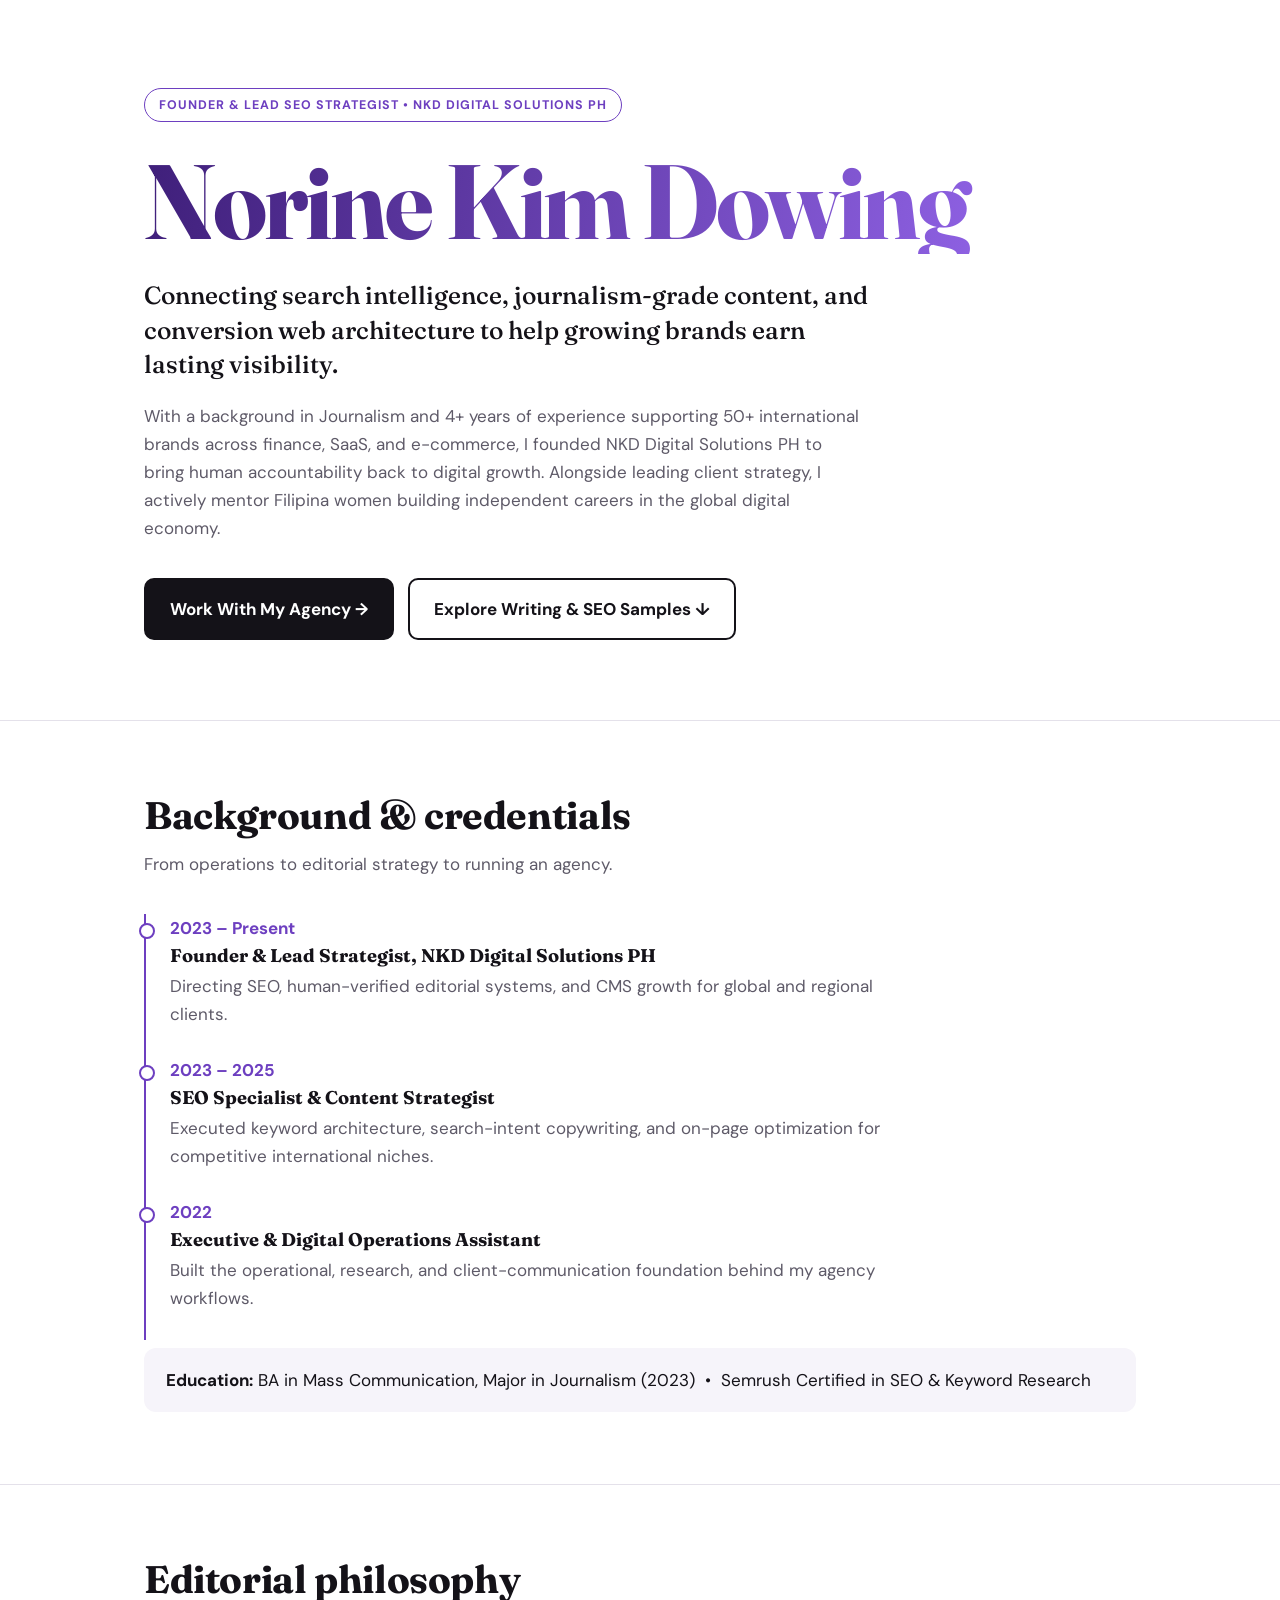
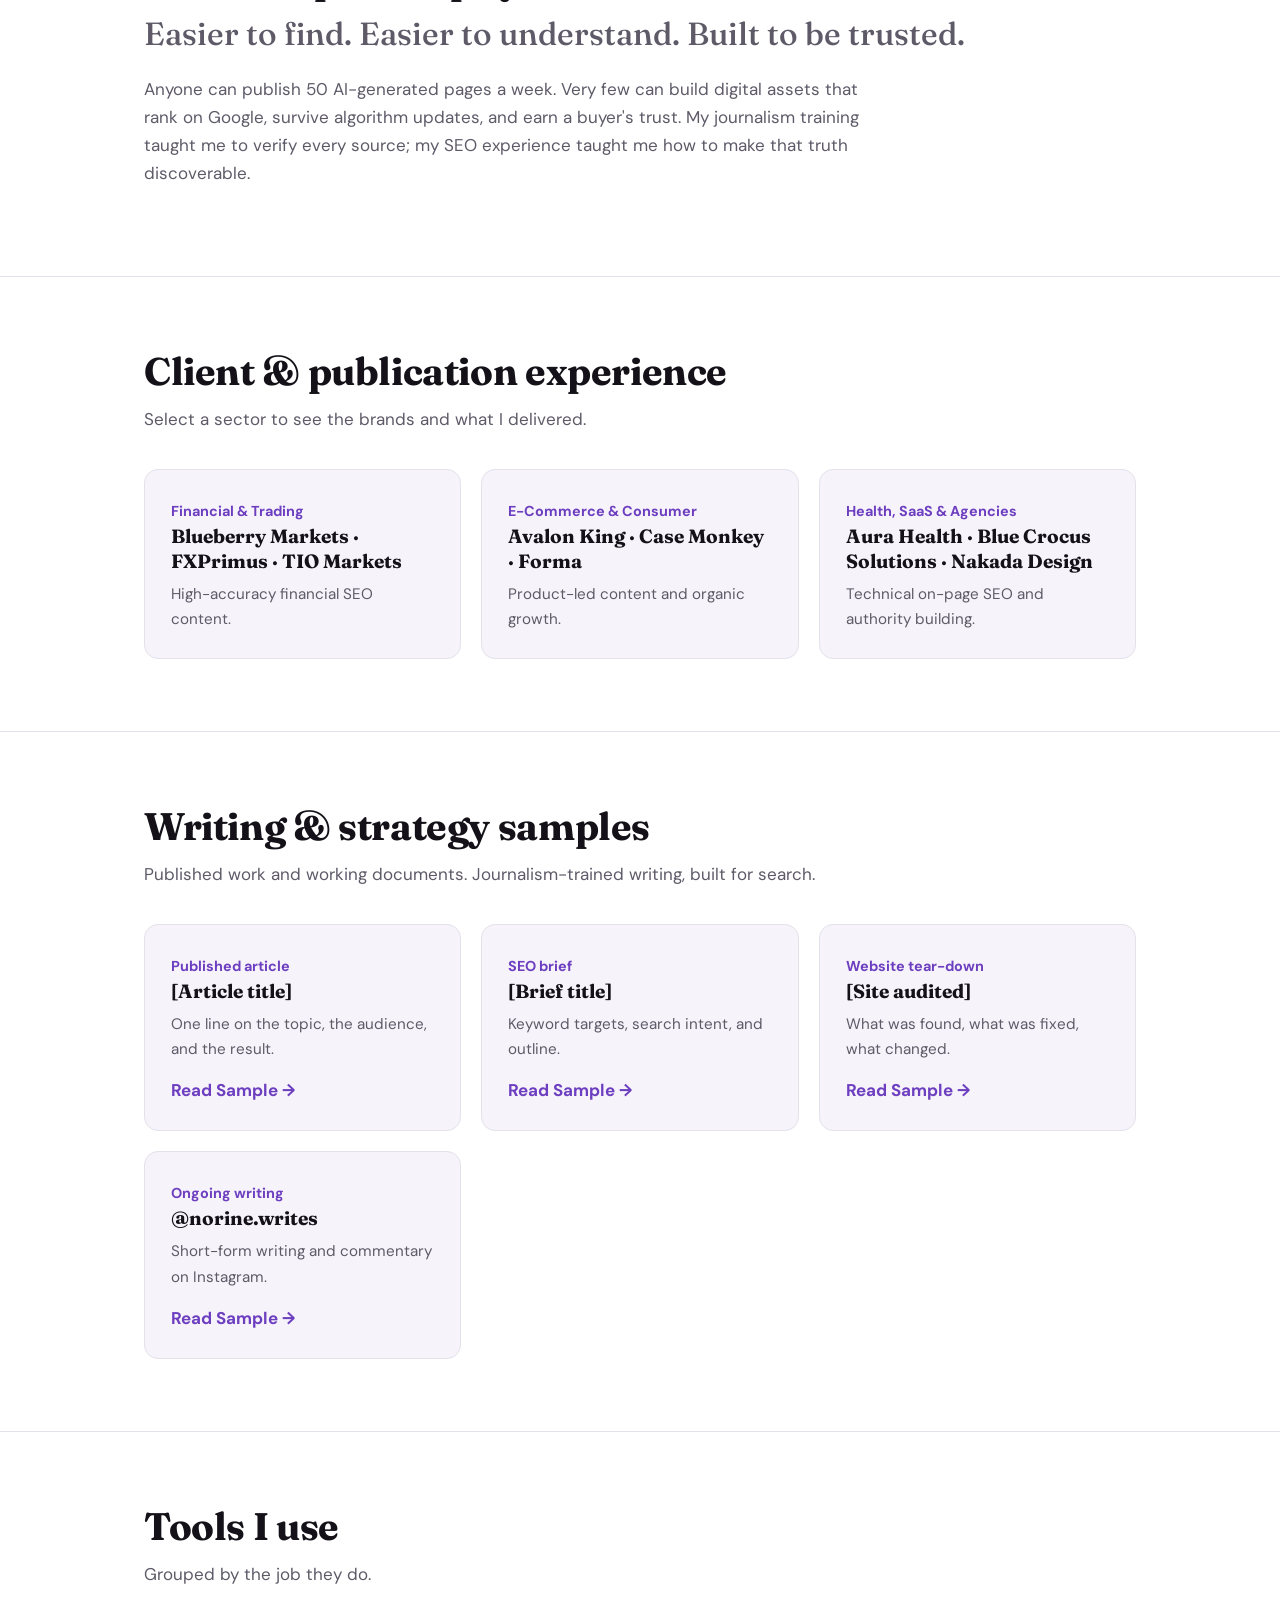
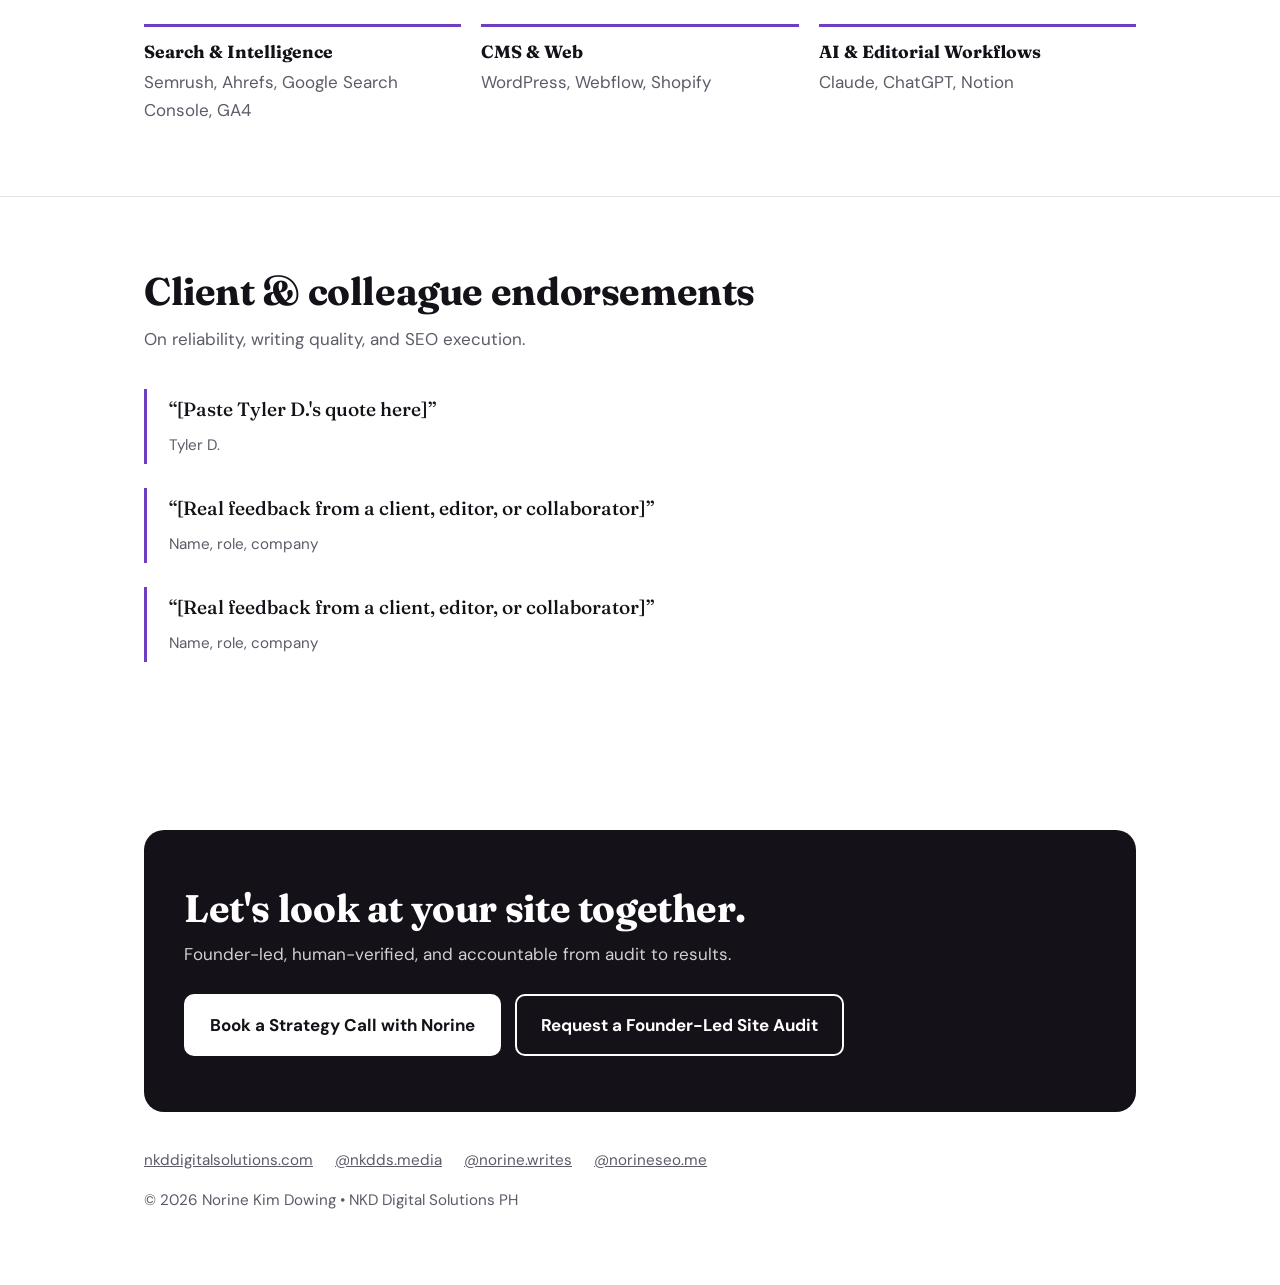
<file: mnt_user-data_outputs_founder-site_index.html>
<!DOCTYPE html>
<html lang="en">
<head>
<meta charset="utf-8">
<meta name="viewport" content="width=device-width, initial-scale=1">
<title>Norine Kim Dowing | Founder & Lead SEO Strategist, NKD Digital Solutions PH</title>
<meta name="description" content="Search intelligence, journalism-grade content, and conversion web architecture for growing brands. Founder of NKD Digital Solutions PH.">
<link rel="preconnect" href="https://fonts.googleapis.com">
<link rel="preconnect" href="https://fonts.gstatic.com" crossorigin>
<link href="https://fonts.googleapis.com/css2?family=Fraunces:opsz,wght@9..144,500;9..144,700&family=DM+Sans:wght@400;500;700&display=swap" rel="stylesheet">
<style>
:root{
  --bg:#ffffff; --ink:#141218; --muted:#5e5a68; --line:#e4e1ea; --soft:#f6f4fa;
  --purple:#6d3fc0; --purple-deep:#3f1f7a; --sheen:linear-gradient(100deg,#3f1f7a 0%,#8c5fe0 38%,#c9b3f5 52%,#7a4bd0 68%,#3f1f7a 100%);
  --serif:"Fraunces",Georgia,serif; --sans:"DM Sans",system-ui,sans-serif;
}
@media (prefers-color-scheme:dark){
  :root{--bg:#0c0a10;--ink:#f3f0f8;--muted:#a9a3b8;--line:#2a2535;--soft:#15121c;--purple:#a885ee;--purple-deep:#c9b3f5;}
}
*{box-sizing:border-box}
html{scroll-behavior:smooth}
@media (prefers-reduced-motion:reduce){html{scroll-behavior:auto}*{animation:none!important;transition:none!important}}
body{margin:0;background:var(--bg);color:var(--ink);font:400 17px/1.65 var(--sans)}
a{color:inherit}
:focus-visible{outline:3px solid var(--purple);outline-offset:3px}
.wrap{max-width:1040px;margin:0 auto;padding:0 24px}
section{padding:72px 0;border-top:1px solid var(--line)}
h2{font:700 clamp(1.7rem,3.4vw,2.4rem)/1.15 var(--serif);margin:0 0 12px;letter-spacing:-.01em}
.lead{color:var(--muted);max-width:62ch;margin:0 0 36px}

/* Hero */
.hero{padding:88px 0 80px;border-top:0}
.badge{display:inline-block;font:700 .78rem/1 var(--sans);letter-spacing:.08em;padding:10px 14px;border:1px solid var(--purple);border-radius:999px;color:var(--purple)}
h1{font:700 clamp(3rem,10vw,6.6rem)/.98 var(--serif);letter-spacing:-.03em;margin:28px 0 24px;background:var(--sheen);background-size:220% 100%;-webkit-background-clip:text;background-clip:text;color:transparent;animation:sheen 7s ease-in-out infinite alternate}
@keyframes sheen{to{background-position:100% 0}}
.sub{font:500 clamp(1.2rem,2.2vw,1.55rem)/1.4 var(--serif);max-width:30em;margin:0 0 20px}
.bio{color:var(--muted);max-width:60ch;margin:0 0 36px}
.btns{display:flex;flex-wrap:wrap;gap:14px}
.btn{display:inline-block;padding:15px 24px;border-radius:10px;font-weight:700;text-decoration:none;border:2px solid var(--ink);transition:background .2s,color .2s}
.btn.primary{background:var(--ink);color:var(--bg)}
.btn.primary:hover{background:var(--purple-deep);border-color:var(--purple-deep);color:#fff}
.btn.ghost:hover{background:var(--soft)}

/* Background */
.timeline{list-style:none;margin:0;padding:0;border-left:2px solid var(--purple)}
.timeline li{padding:0 0 28px 24px;position:relative}
.timeline li::before{content:"";position:absolute;left:-7px;top:9px;width:12px;height:12px;border-radius:50%;background:var(--bg);border:2px solid var(--purple)}
.when{font-weight:700;color:var(--purple)}
.role{font:700 1.15rem/1.3 var(--serif);margin:2px 0 4px}
.timeline p{margin:0;color:var(--muted);max-width:62ch}
.edu{margin-top:8px;padding:18px 22px;background:var(--soft);border-radius:12px}

/* Philosophy */
.quote{font:500 clamp(1.4rem,3vw,2rem)/1.3 var(--serif);max-width:24em;margin:0 0 20px}
.philo p{max-width:62ch;color:var(--muted)}

/* Cards */
.grid{display:grid;gap:20px;grid-template-columns:repeat(auto-fit,minmax(270px,1fr))}
.card{text-align:left;font:inherit;color:inherit;background:var(--soft);border:1px solid var(--line);border-radius:14px;padding:26px;cursor:pointer;transition:border-color .2s,transform .2s;display:block;width:100%}
.card:hover{border-color:var(--purple);transform:translateY(-3px)}
.card h3{font:700 1.2rem/1.3 var(--serif);margin:0 0 8px}
.card .tag{color:var(--purple);font-weight:700;font-size:.9rem}
.card p{margin:8px 0 0;color:var(--muted);font-size:.95rem}
.sample{text-decoration:none;display:block}
.sample .go{display:inline-block;margin-top:14px;font-weight:700;color:var(--purple)}

/* Tools */
.tools{display:grid;gap:20px;grid-template-columns:repeat(auto-fit,minmax(260px,1fr))}
.tools div{border-top:3px solid var(--purple);padding-top:14px}
.tools h3{font:700 1.1rem var(--serif);margin:0 0 6px}
.tools p{margin:0;color:var(--muted)}

/* Quotes */
blockquote{margin:0 0 24px;padding:6px 0 6px 22px;border-left:3px solid var(--purple);max-width:64ch}
blockquote p{font:500 1.2rem/1.5 var(--serif);margin:0 0 6px}
blockquote cite{color:var(--muted);font-style:normal;font-size:.95rem}

/* CTA */
.cta{text-align:left;background:var(--ink);color:var(--bg);border-radius:20px;padding:56px 40px;margin:72px 0 0}
.cta h2{margin-bottom:10px}
.cta p{max-width:52ch;margin:0 0 26px;opacity:.8}
.cta .btn{border-color:var(--bg)}
.cta .btn.primary{background:var(--bg);color:var(--ink)}
.cta .btn.primary:hover{background:#c9b3f5;border-color:#c9b3f5;color:#141218}
.cta .btn.ghost{color:var(--bg)}
.cta .btn.ghost:hover{background:rgba(255,255,255,.12)}
footer{padding:36px 0 56px;color:var(--muted);font-size:.95rem}
footer a{margin-right:18px}

/* Modal */
dialog{border:1px solid var(--line);border-radius:16px;padding:32px;max-width:520px;width:calc(100% - 32px);background:var(--bg);color:var(--ink)}
dialog::backdrop{background:rgba(12,10,16,.6)}
dialog h3{font:700 1.5rem var(--serif);margin:0 0 6px}
dialog ul{padding-left:20px;margin:16px 0}
dialog .focus{color:var(--muted)}
dialog button{margin-top:8px;font:700 1rem var(--sans);padding:12px 20px;border-radius:10px;border:2px solid var(--ink);background:transparent;color:var(--ink);cursor:pointer}
dialog button:hover{background:var(--soft)}
@media(max-width:600px){section{padding:56px 0}.cta{padding:40px 24px}}
</style>
</head>
<body>

<header class="hero">
  <div class="wrap">
    <span class="badge">FOUNDER &amp; LEAD SEO STRATEGIST • NKD DIGITAL SOLUTIONS PH</span>
    <h1>Norine Kim Dowing</h1>
    <p class="sub">Connecting search intelligence, journalism-grade content, and conversion web architecture to help growing brands earn lasting visibility.</p>
    <p class="bio">With a background in Journalism and 4+ years of experience supporting 50+ international brands across finance, SaaS, and e-commerce, I founded NKD Digital Solutions PH to bring human accountability back to digital growth. Alongside leading client strategy, I actively mentor Filipina women building independent careers in the global digital economy.</p>
    <div class="btns">
      <a class="btn primary" href="https://nkddigitalsolutions.com">Work With My Agency →</a>
      <a class="btn ghost" href="#samples">Explore Writing &amp; SEO Samples ↓</a>
    </div>
  </div>
</header>

<main>
<section id="background">
  <div class="wrap">
    <h2>Background &amp; credentials</h2>
    <p class="lead">From operations to editorial strategy to running an agency.</p>
    <ul class="timeline">
      <li><span class="when">2023 – Present</span><div class="role">Founder &amp; Lead Strategist, NKD Digital Solutions PH</div><p>Directing SEO, human-verified editorial systems, and CMS growth for global and regional clients.</p></li>
      <li><span class="when">2023 – 2025</span><div class="role">SEO Specialist &amp; Content Strategist</div><p>Executed keyword architecture, search-intent copywriting, and on-page optimization for competitive international niches.</p></li>
      <li><span class="when">2022</span><div class="role">Executive &amp; Digital Operations Assistant</div><p>Built the operational, research, and client-communication foundation behind my agency workflows.</p></li>
    </ul>
    <div class="edu"><strong>Education:</strong> BA in Mass Communication, Major in Journalism (2023) &nbsp;•&nbsp; Semrush Certified in SEO &amp; Keyword Research</div>
  </div>
</section>

<section id="philosophy" class="philo">
  <div class="wrap">
    <h2>Editorial philosophy</h2>
    <p class="quote">Easier to find. Easier to understand. Built to be trusted.</p>
    <p>Anyone can publish 50 AI-generated pages a week. Very few can build digital assets that rank on Google, survive algorithm updates, and earn a buyer's trust. My journalism training taught me to verify every source; my SEO experience taught me how to make that truth discoverable.</p>
  </div>
</section>

<section id="clients">
  <div class="wrap">
    <h2>Client &amp; publication experience</h2>
    <p class="lead">Select a sector to see the brands and what I delivered.</p>
    <div class="grid">
      <button class="card" data-modal="m-fin"><span class="tag">Financial &amp; Trading</span><h3>Blueberry Markets · FXPrimus · TIO Markets</h3><p>High-accuracy financial SEO content.</p></button>
      <button class="card" data-modal="m-eco"><span class="tag">E-Commerce &amp; Consumer</span><h3>Avalon King · Case Monkey · Forma</h3><p>Product-led content and organic growth.</p></button>
      <button class="card" data-modal="m-saas"><span class="tag">Health, SaaS &amp; Agencies</span><h3>Aura Health · Blue Crocus Solutions · Nakada Design</h3><p>Technical on-page SEO and authority building.</p></button>
    </div>
  </div>
</section>

<section id="samples">
  <div class="wrap">
    <h2>Writing &amp; strategy samples</h2>
    <p class="lead">Published work and working documents. Journalism-trained writing, built for search.</p>
    <div class="grid">
      <!-- Replace each href="#" with the real link to your article, brief, or tear-down -->
      <a class="card sample" href="#"><span class="tag">Published article</span><h3>[Article title]</h3><p>One line on the topic, the audience, and the result.</p><span class="go">Read Sample →</span></a>
      <a class="card sample" href="#"><span class="tag">SEO brief</span><h3>[Brief title]</h3><p>Keyword targets, search intent, and outline.</p><span class="go">Read Sample →</span></a>
      <a class="card sample" href="#"><span class="tag">Website tear-down</span><h3>[Site audited]</h3><p>What was found, what was fixed, what changed.</p><span class="go">Read Sample →</span></a>
      <a class="card sample" href="https://www.instagram.com/norine.writes"><span class="tag">Ongoing writing</span><h3>@norine.writes</h3><p>Short-form writing and commentary on Instagram.</p><span class="go">Read Sample →</span></a>
    </div>
  </div>
</section>

<section id="tools">
  <div class="wrap">
    <h2>Tools I use</h2>
    <p class="lead">Grouped by the job they do.</p>
    <div class="tools">
      <div><h3>Search &amp; Intelligence</h3><p>Semrush, Ahrefs, Google Search Console, GA4</p></div>
      <div><h3>CMS &amp; Web</h3><p>WordPress, Webflow, Shopify</p></div>
      <div><h3>AI &amp; Editorial Workflows</h3><p>Claude, ChatGPT, Notion</p></div>
    </div>
  </div>
</section>

<section id="endorsements">
  <div class="wrap">
    <h2>Client &amp; colleague endorsements</h2>
    <p class="lead">On reliability, writing quality, and SEO execution.</p>
    <blockquote><p>“[Paste Tyler D.'s quote here]”</p><cite>Tyler D.</cite></blockquote>
    <blockquote><p>“[Real feedback from a client, editor, or collaborator]”</p><cite>Name, role, company</cite></blockquote>
    <blockquote><p>“[Real feedback from a client, editor, or collaborator]”</p><cite>Name, role, company</cite></blockquote>
  </div>
</section>

<div class="wrap">
  <div class="cta">
    <h2>Let's look at your site together.</h2>
    <p>Founder-led, human-verified, and accountable from audit to results.</p>
    <div class="btns">
      <!-- Point both to your agency booking page -->
      <a class="btn primary" href="https://nkddigitalsolutions.com">Book a Strategy Call with Norine</a>
      <a class="btn ghost" href="https://nkddigitalsolutions.com">Request a Founder-Led Site Audit</a>
    </div>
  </div>
</div>
</main>

<footer>
  <div class="wrap">
    <a href="https://nkddigitalsolutions.com">nkddigitalsolutions.com</a>
    <a href="https://www.instagram.com/nkdds.media">@nkdds.media</a>
    <a href="https://www.instagram.com/norine.writes">@norine.writes</a>
    <a href="https://www.instagram.com/norineseo.me">@norineseo.me</a>
    <p>© <span id="y"></span> Norine Kim Dowing • NKD Digital Solutions PH</p>
  </div>
</footer>

<dialog id="m-fin"><h3>Financial &amp; Trading</h3><p>Blueberry Markets • FXPrimus • TIO Markets</p><ul><li>High-accuracy financial SEO content</li><li>Search intent mapping</li><li>Compliance-aware editorial</li></ul><button>Close</button></dialog>
<dialog id="m-eco"><h3>E-Commerce &amp; Consumer Brands</h3><p>Avalon King • Case Monkey • Forma</p><ul><li>Product-led content</li><li>CMS optimization</li><li>Organic traffic growth</li></ul><button>Close</button></dialog>
<dialog id="m-saas"><h3>Health, SaaS &amp; Agencies</h3><p>Aura Health • Blue Crocus Solutions • Nakada Design</p><ul><li>Technical on-page SEO</li><li>Authority building</li><li>Web content architecture</li></ul><button>Close</button></dialog>

<script>
document.getElementById('y').textContent=new Date().getFullYear();
document.querySelectorAll('[data-modal]').forEach(function(b){
  b.addEventListener('click',function(){document.getElementById(b.dataset.modal).showModal()});
});
document.querySelectorAll('dialog').forEach(function(d){
  d.querySelector('button').addEventListener('click',function(){d.close()});
  d.addEventListener('click',function(e){if(e.target===d)d.close()});
});
</script>
</body>
</html>
</file>
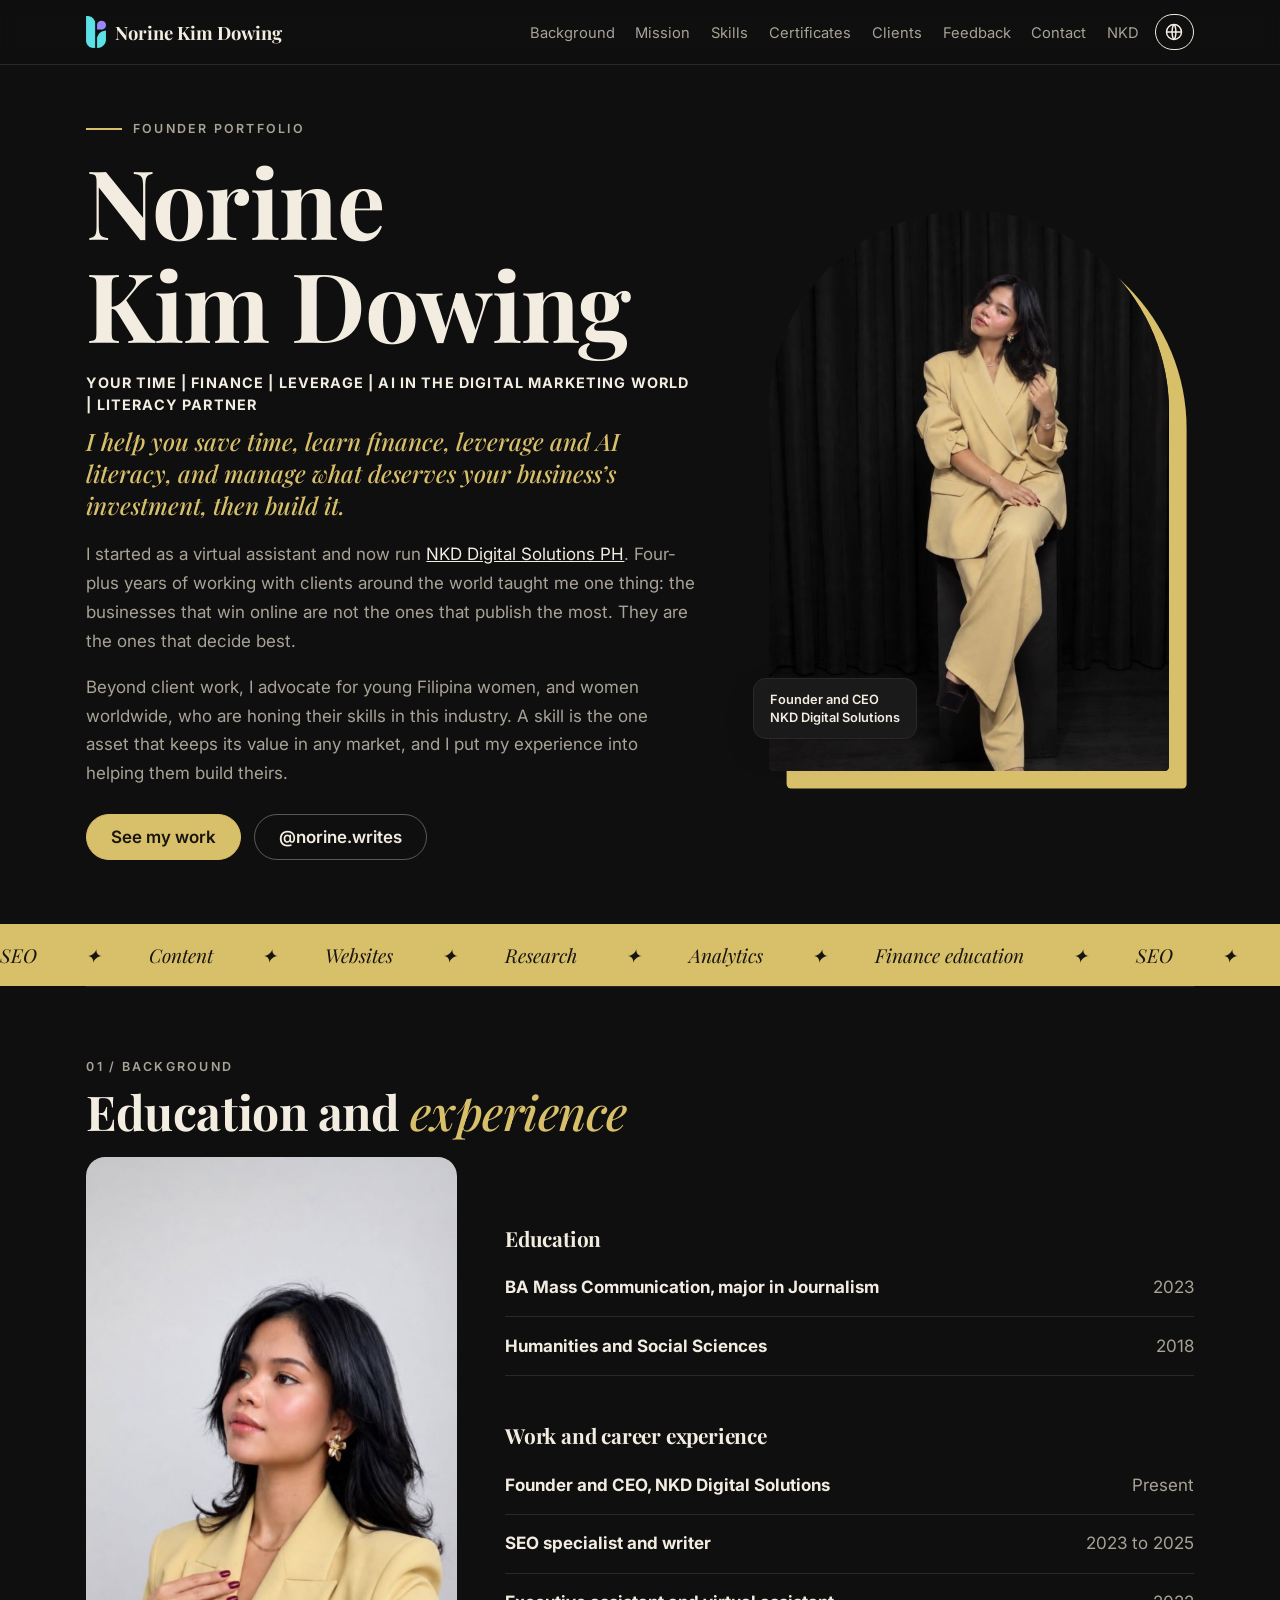
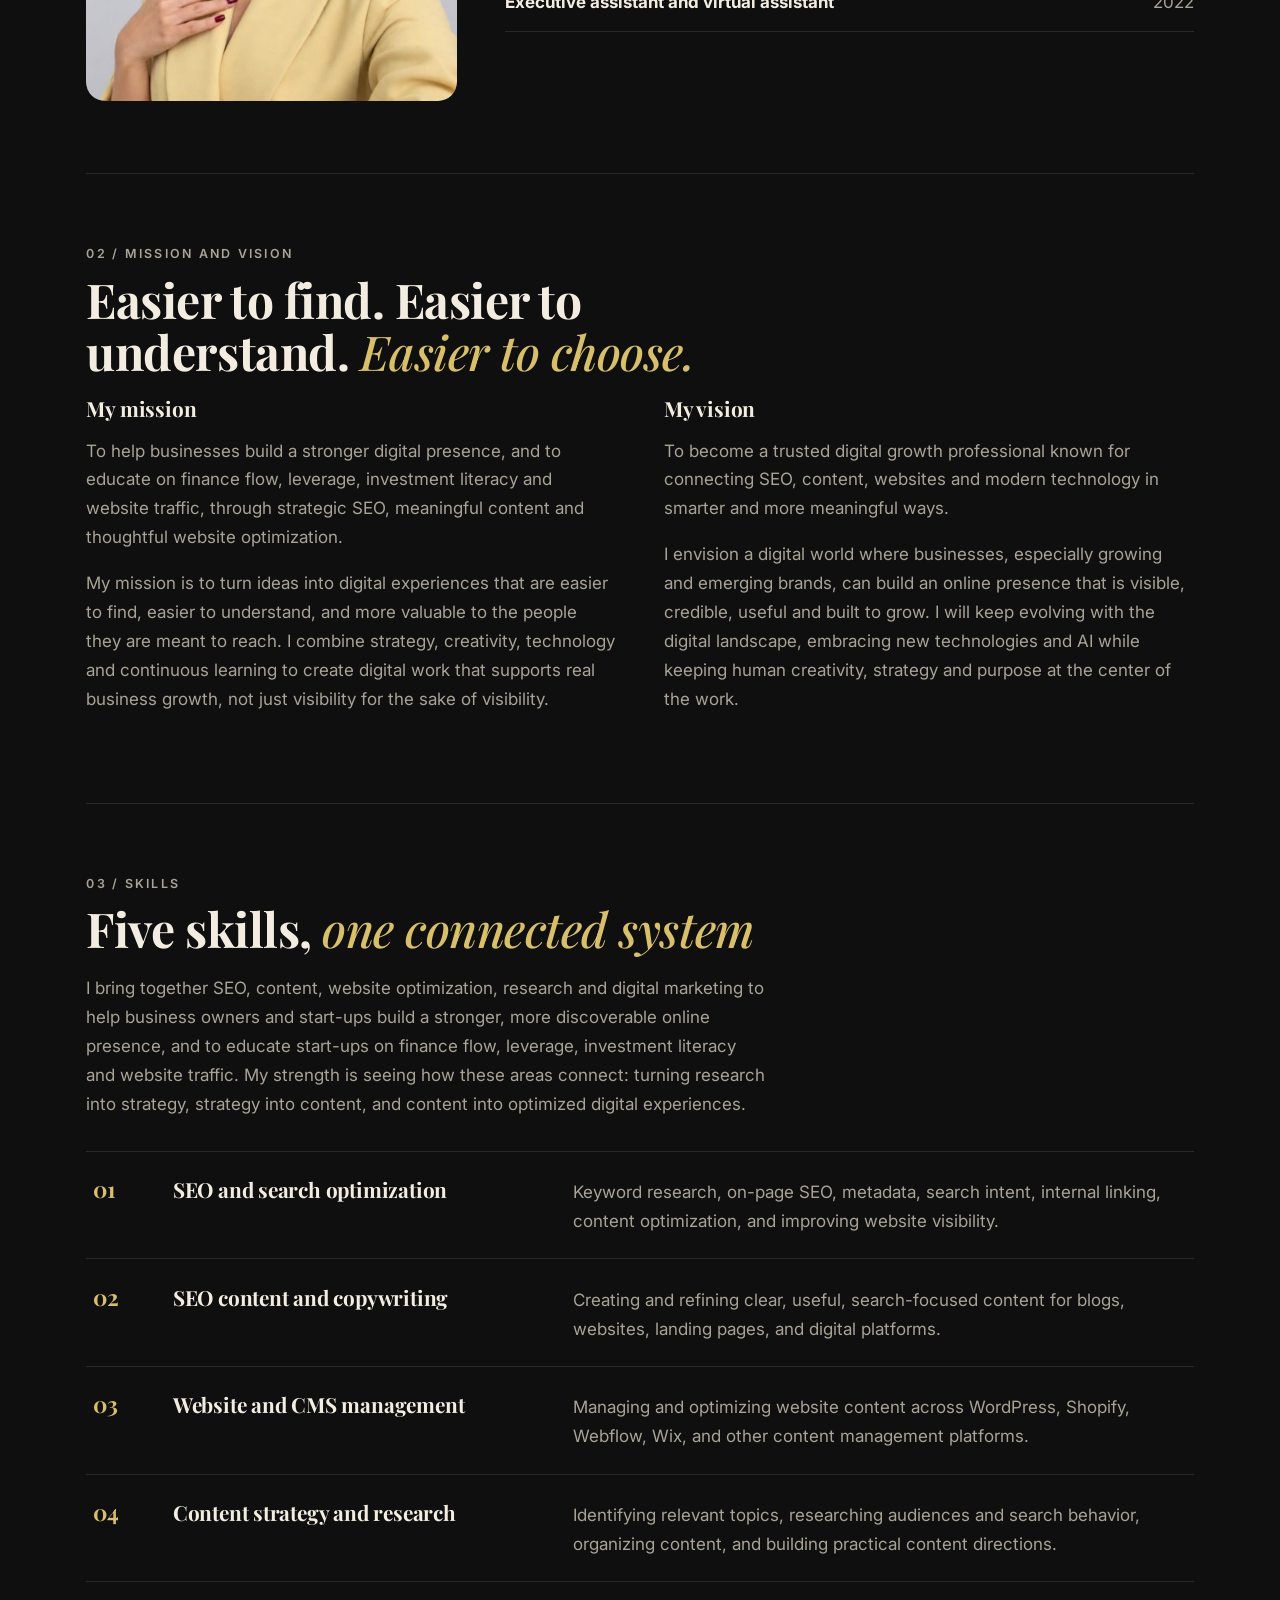
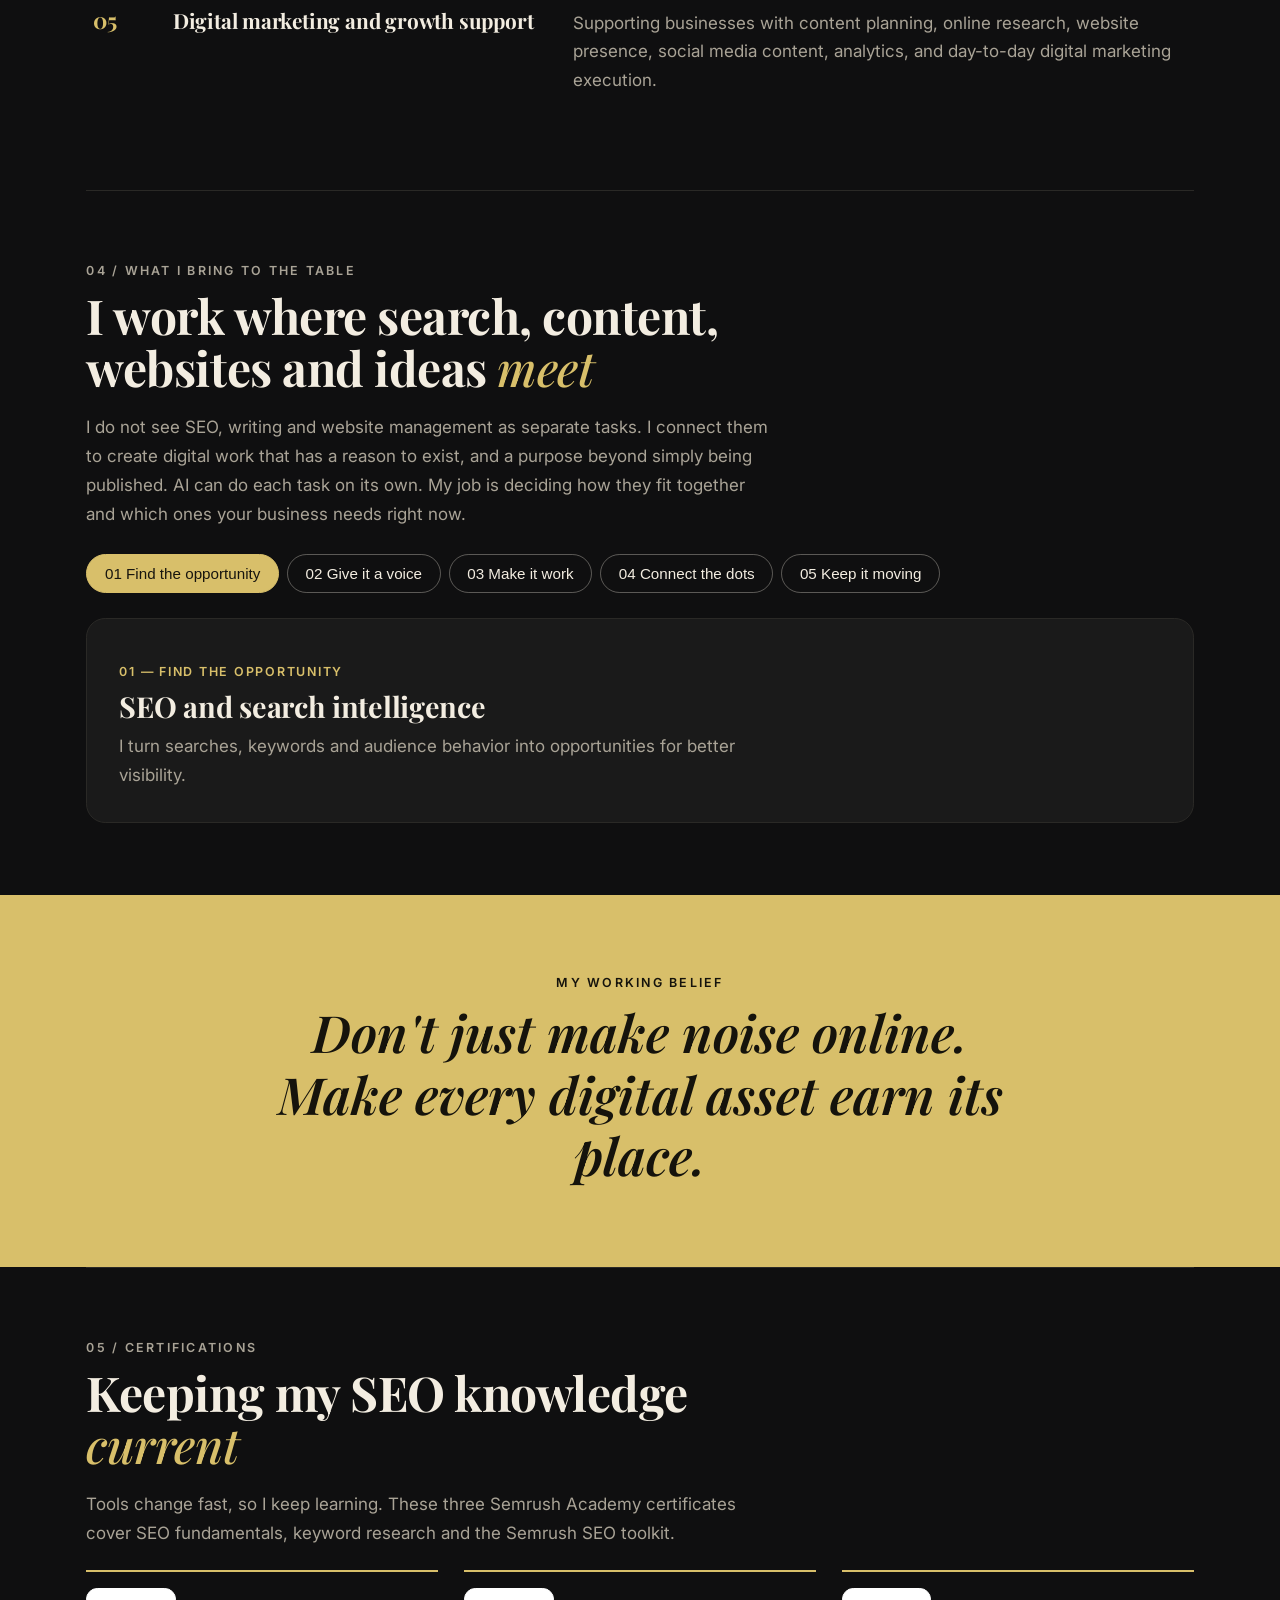
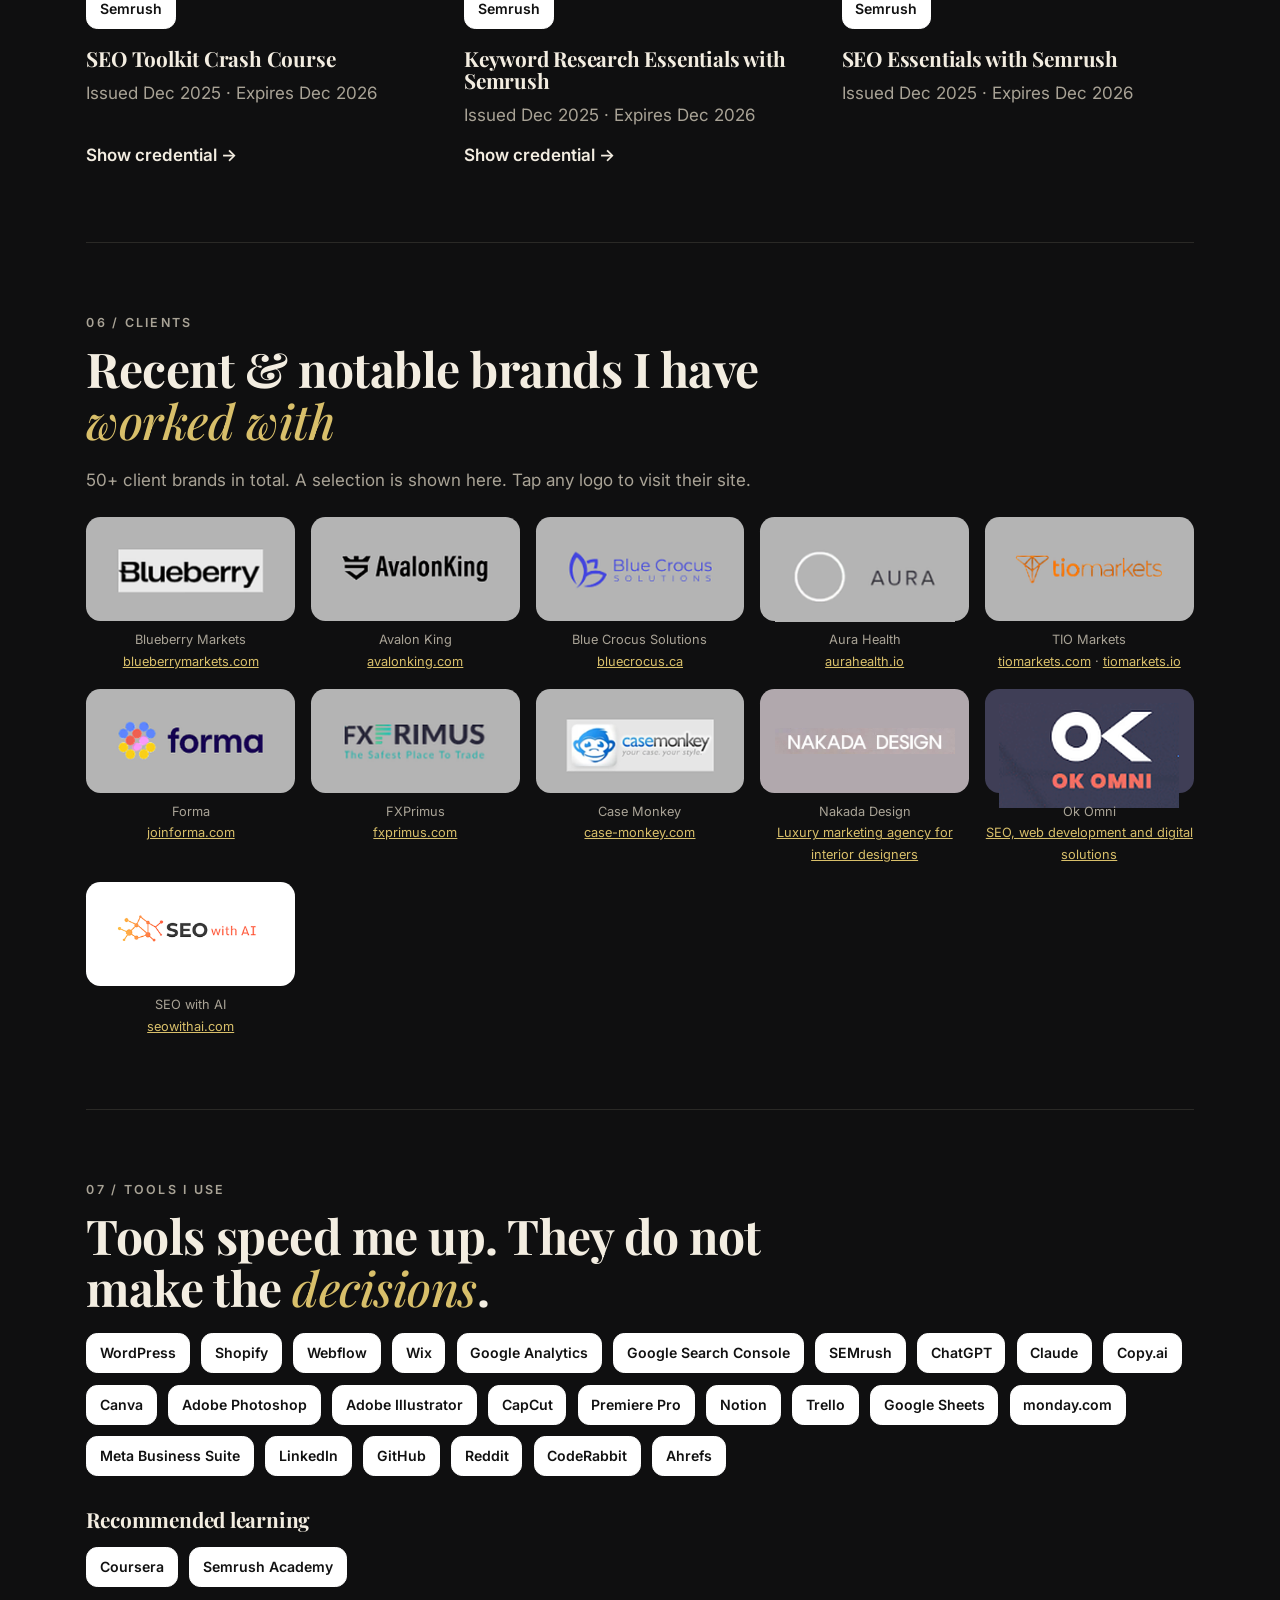
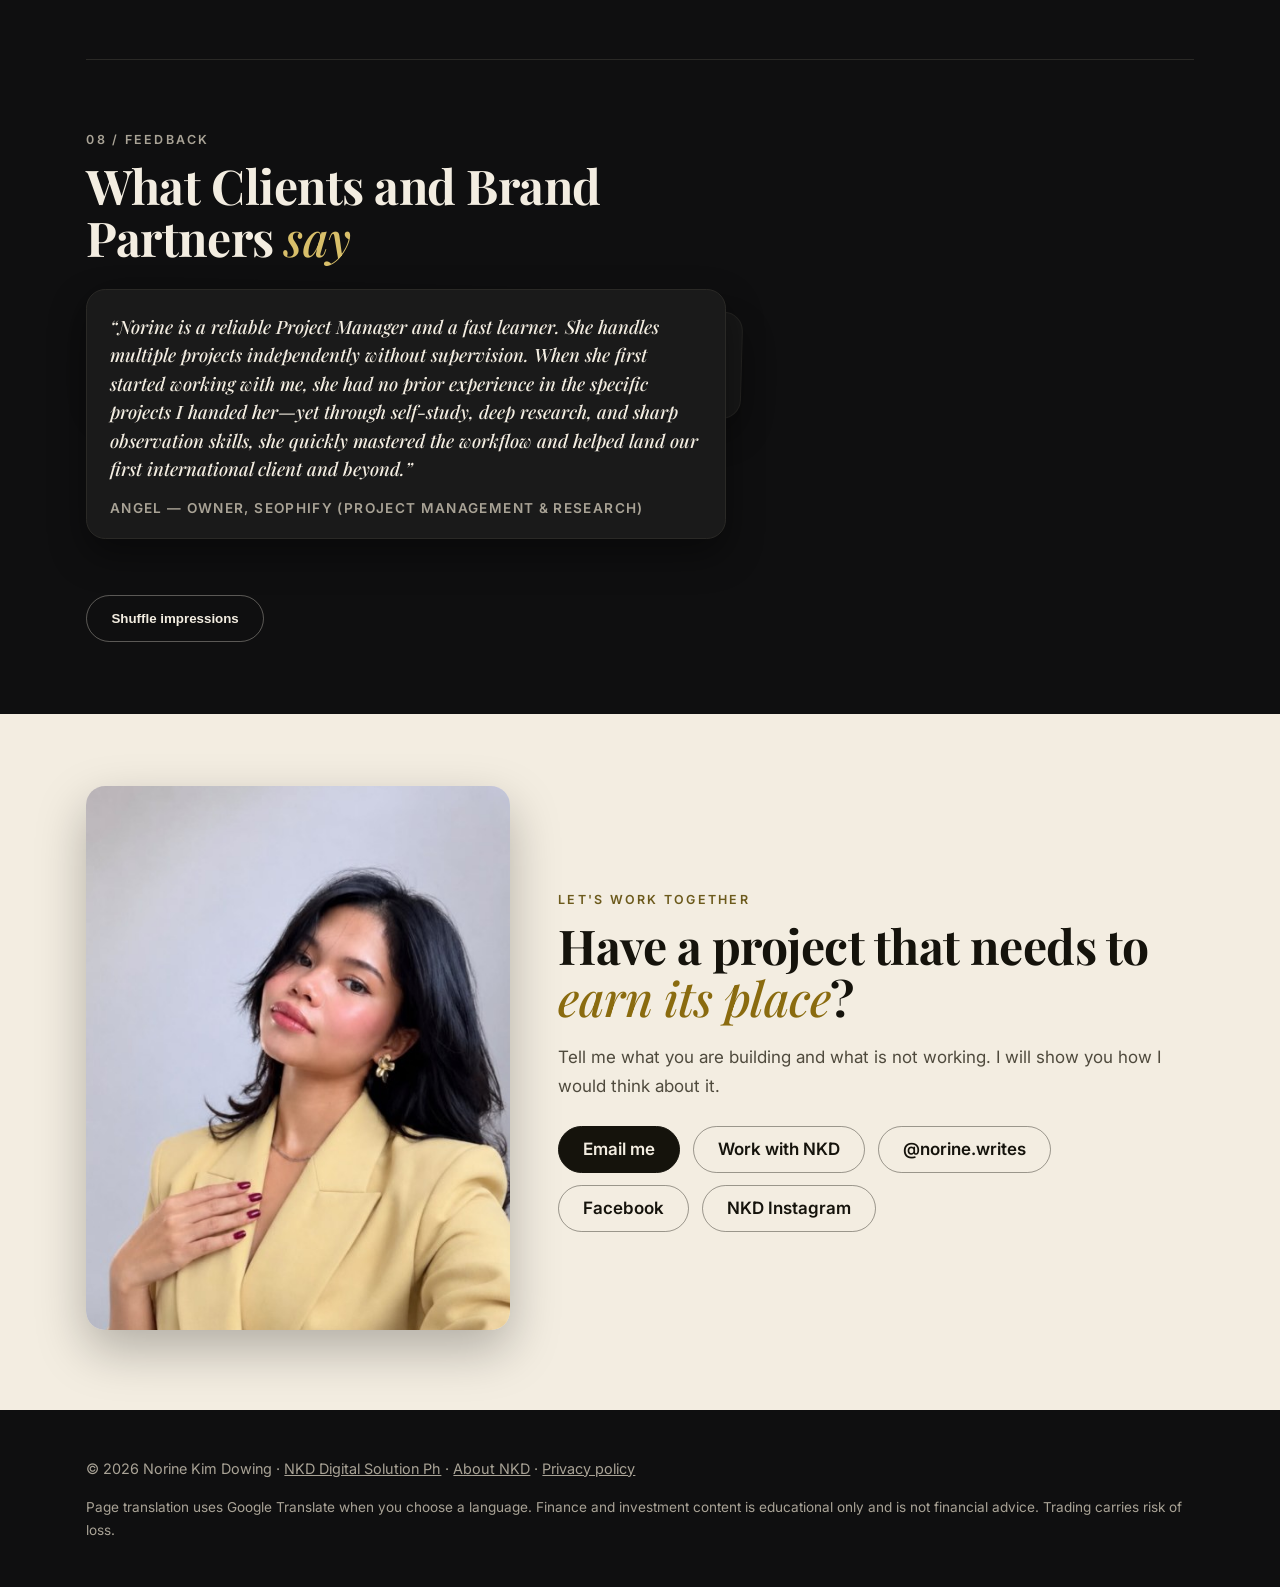
<file: mnt_user-data_outputs_portfolio-site_index.html>
<!doctype html><html lang="en"><head><meta charset="utf-8"><meta name="viewport" content="width=device-width,initial-scale=1"><meta name="theme-color" content="#0f0f10"><title>Norine Kim Dowing | SEO, Content and Digital Growth Strategist</title><meta name="description" content="Portfolio of Norine Kim Dowing, founder of NKD Digital Solution Ph: SEO, SEO content and copywriting, website and CMS management, content strategy and digital growth support."><link rel="canonical" href="https://founder.nkddigitalsolutions.com/"><link rel="icon" href="favicon.png" type="image/png"><meta property="og:url" content="https://founder.nkddigitalsolutions.com/"><meta property="og:title" content="Norine Kim Dowing | SEO, Content and Digital Growth"><meta property="og:image" content="https://nkddigitalsolutions.com/logo.png"><link rel="stylesheet" href="portfolio.css">
<script type="application/ld+json">{"@context":"https://schema.org","@type":"Person","name":"Norine Kim Dowing","jobTitle":"Founder, SEO and content specialist","worksFor":{"@type":"Organization","name":"NKD Digital Solution Ph","url":"https://nkddigitalsolutions.com"},"url":"https://founder.nkddigitalsolutions.com/","sameAs":["https://instagram.com/norine.writes","https://www.facebook.com/profile.php?id=61594310072320","https://instagram.com/nkdds.media"]}</script></head><body><div id="pg"></div><div id="gte" style="position:absolute;left:-9999px"></div>
<header><div class="w nav"><a class="brand" href="#top"><img src="logo-mark.png" alt="NKD mark" width="26" height="34"><span>Norine Kim Dowing</span></a><button id="mb" aria-expanded="false" type="button">Menu</button><nav id="nv"><a href="#background">Background</a><a href="#mission">Mission</a><a href="#skills">Skills</a><a href="#certs">Certificates</a><a href="#clients">Clients</a><a href="#impressions">Feedback</a><a href="#contact">Contact</a><a href="https://nkddigitalsolutions.com/about/">NKD</a></nav><span class="lw"><button id="lg" type="button" aria-label="Change language" aria-expanded="false"><svg width="20" height="20" viewBox="0 0 24 24" fill="none" stroke="currentColor" stroke-width="1.8"><circle cx="12" cy="12" r="9"/><path d="M3 12h18M12 3c3 3.2 3 14.8 0 18M12 3c-3 3.2-3 14.8 0 18"/></svg></button><ul id="lm" hidden></ul></span></div></header>
<main id="top"><div class="w"><section class="hero"><div class="ht"><p class="eyebrow">Founder portfolio</p><h1>Norine<br>Kim Dowing</h1><p class="kicker">Your Time | Finance | Leverage | AI in the Digital Marketing World | Literacy Partner</p><p class="sub"><em>I help you save time, learn finance, leverage and AI literacy, and manage what deserves your business&rsquo;s investment, then build it.</em></p><p class="lead">I started as a virtual assistant and now run <a href="https://nkddigitalsolutions.com">NKD Digital Solutions PH</a>. Four-plus years of working with clients around the world taught me one thing: the businesses that win online are not the ones that publish the most. They are the ones that decide best.</p><p class="lead">Beyond client work, I advocate for young Filipina women, and women worldwide, who are honing their skills in this industry. A skill is the one asset that keeps its value in any market, and I put my experience into helping them build theirs.</p><div class="acts"><a class="btn" href="#clients">See my work</a><a class="btn o" href="https://instagram.com/norine.writes" target="_blank" rel="noopener">@norine.writes</a></div></div><div class="hp"><div class="arch"><img src="founder.jpg" alt="Portrait of Norine Kim Dowing, founder of NKD Digital Solution Ph" width="606" height="872"></div><span class="tag">Founder and CEO<br>NKD Digital Solutions</span></div></section></div>
<div class="tick" aria-hidden="true"><div><span>SEO</span><span>Content</span><span>Websites</span><span>Research</span><span>Analytics</span><span>Finance education</span><span>SEO</span><span>Content</span><span>Websites</span><span>Research</span><span>Analytics</span><span>Finance education</span></div></div>
<div class="w"><section id="background"><p class="num">01 / Background</p><h2>Education and <em>experience</em></h2><div class="bgwrap"><figure class="bgfig"><img src="founder-bg.jpg" alt="Norine Kim Dowing looking to the side, wearing a yellow blazer" width="494" height="872" loading="lazy"></figure><div class="two"><div><h3>Education</h3><ul class="tl2"><li><b>BA Mass Communication, major in Journalism</b><span>2023</span></li><li><b>Humanities and Social Sciences</b><span>2018</span></li></ul></div><div><h3>Work and career experience</h3><ul class="tl2"><li><b>Founder and CEO, NKD Digital Solutions</b><span>Present</span></li><li><b>SEO specialist and writer</b><span>2023 to 2025</span></li><li><b>Executive assistant and virtual assistant</b><span>2022</span></li></ul></div></div></div></section>
<section id="mission"><p class="num">02 / Mission and vision</p><h2>Easier to find. Easier to understand. <em>Easier to choose.</em></h2><div class="two"><div><h3>My mission</h3><p>To help businesses build a stronger digital presence, and to educate on finance flow, leverage, investment literacy and website traffic, through strategic SEO, meaningful content and thoughtful website optimization.</p><p>My mission is to turn ideas into digital experiences that are easier to find, easier to understand, and more valuable to the people they are meant to reach. I combine strategy, creativity, technology and continuous learning to create digital work that supports real business growth, not just visibility for the sake of visibility.</p></div><div><h3>My vision</h3><p>To become a trusted digital growth professional known for connecting SEO, content, websites and modern technology in smarter and more meaningful ways.</p><p>I envision a digital world where businesses, especially growing and emerging brands, can build an online presence that is visible, credible, useful and built to grow. I will keep evolving with the digital landscape, embracing new technologies and AI while keeping human creativity, strategy and purpose at the center of the work.</p></div></div></section>
<section id="skills"><p class="num">03 / Skills</p><h2>Five skills, <em>one connected system</em></h2><p class="lead">I bring together SEO, content, website optimization, research and digital marketing to help business owners and start-ups build a stronger, more discoverable online presence, and to educate start-ups on finance flow, leverage, investment literacy and website traffic. My strength is seeing how these areas connect: turning research into strategy, strategy into content, and content into optimized digital experiences.</p><ol class="rows"><li><span class="n">01</span><h3>SEO and search optimization</h3><p>Keyword research, on-page SEO, metadata, search intent, internal linking, content optimization, and improving website visibility.</p></li><li><span class="n">02</span><h3>SEO content and copywriting</h3><p>Creating and refining clear, useful, search-focused content for blogs, websites, landing pages, and digital platforms.</p></li><li><span class="n">03</span><h3>Website and CMS management</h3><p>Managing and optimizing website content across WordPress, Shopify, Webflow, Wix, and other content management platforms.</p></li><li><span class="n">04</span><h3>Content strategy and research</h3><p>Identifying relevant topics, researching audiences and search behavior, organizing content, and building practical content directions.</p></li><li><span class="n">05</span><h3>Digital marketing and growth support</h3><p>Supporting businesses with content planning, online research, website presence, social media content, analytics, and day-to-day digital marketing execution.</p></li></ol></section>
<section id="approach"><p class="num">04 / What I bring to the table</p><h2>I work where search, content, websites and ideas <em>meet</em></h2><p class="lead">I do not see SEO, writing and website management as separate tasks. I connect them to create digital work that has a reason to exist, and a purpose beyond simply being published. AI can do each task on its own. My job is deciding how they fit together and which ones your business needs right now.</p><div class="tabs" id="bt"></div><div class="panel" id="bp"></div></section></div>
<section class="belief"><div class="w"><p class="num">My working belief</p><p class="bq">Don't just make noise online. Make every digital asset earn its place.</p></div></section>
<div class="w"><section id="certs"><p class="num">05 / Certifications</p><h2>Keeping my SEO knowledge <em>current</em></h2><p class="lead">Tools change fast, so I keep learning. These three Semrush Academy certificates cover SEO fundamentals, keyword research and the Semrush SEO toolkit.</p><div class="grid" id="cc"></div></section>
<section id="clients"><p class="num">06 / Clients</p><h2>Recent &amp; notable brands I have <em>worked with</em></h2><p class="lead">50+ client brands in total. A selection is shown here. Tap any logo to visit their site.</p><div id="cl"></div></section>
<section id="tools"><p class="num">07 / Tools I use</p><h2>Tools speed me up. They do not make the <em>decisions</em>.</h2><div class="pl" id="tl"></div><h3 class="mt">Recommended learning</h3><div class="pl" id="rl"></div></section>
<section id="impressions"><p class="num">08 / Feedback</p><h2>What Clients and Brand Partners <em>say</em></h2><div class="imps" id="imps"><figure class="imp"><blockquote>&ldquo;Norine is a reliable Project Manager and a fast learner. She handles multiple projects independently without supervision. When she first started working with me, she had no prior experience in the specific projects I handed her&mdash;yet through self-study, deep research, and sharp observation skills, she quickly mastered the workflow and helped land our first international client and beyond.&rdquo;</blockquote><figcaption>Angel &mdash; Owner, Seophify (Project Management &amp; Research)</figcaption></figure><figure class="imp"><blockquote>&ldquo;Fantastic work, Norine! You are truly a great addition to the team.&rdquo;</blockquote><figcaption>Tyler &mdash; Seowithai.com (SEO &amp; Team Execution)</figcaption></figure></div></section></div>
<section id="contact" class="dark"><div class="w cwrap"><div class="cph"><img src="founder-2.jpg" alt="Norine Kim Dowing in a yellow blazer" width="483" height="875" loading="lazy"></div><div><p class="num">Let's work together</p><h2>Have a project that needs to <em>earn its place</em>?</h2><p class="lead">Tell me what you are building and what is not working. I will show you how I would think about it.</p><div class="acts"><a class="btn y" id="em" href="#">Email me</a><a class="btn o2" href="https://nkddigitalsolutions.com/contact/">Work with NKD</a><a class="btn o2" id="ig2" href="https://instagram.com/norine.writes" target="_blank" rel="noopener">@norine.writes</a><a class="btn o2" id="fb" href="#" target="_blank" rel="noopener">Facebook</a><a class="btn o2" id="ig" href="#" target="_blank" rel="noopener">NKD Instagram</a></div></div></div></section></main>
<footer><div class="w"><p>&copy; 2026 Norine Kim Dowing &middot; <a href="https://nkddigitalsolutions.com">NKD Digital Solution Ph</a> &middot; <a href="https://nkddigitalsolutions.com/about/">About NKD</a> &middot; <a href="https://nkddigitalsolutions.com/privacy/">Privacy policy</a></p><p class="note">Page translation uses Google Translate when you choose a language. Finance and investment content is educational only and is not financial advice. Trading carries risk of loss.</p></div></footer><script src="portfolio.js"></script></body></html>
</file>
<file: portfolio.css>
@import url("https://fonts.googleapis.com/css2?family=Inter:wght@400;600&family=Playfair+Display:ital,wght@0,500;0,700;1,500&display=swap");
:root{--bg:#f4efe6;--ink:#1a1916;--m:#5f5b50;--ln:#d9d0bd;--y:#c9a53b;--y2:#e6cf86;--w:#fff}
*{box-sizing:border-box}html{scroll-behavior:smooth;font-size:clamp(16px,.62vw + 8px,26px)}body{margin:0;background:var(--bg);color:var(--ink);font:1.0625rem/1.7 Inter,system-ui,sans-serif;overflow-x:hidden}
a{color:var(--ink)}img{max-width:100%;height:auto}.w{max-width:72rem;margin:auto;padding:0 1.4rem}
#pg{position:fixed;top:0;left:0;height:3px;width:0;background:var(--y);z-index:30}
header{position:sticky;top:0;z-index:20;background:#f4efe6ee;backdrop-filter:blur(8px);border-bottom:1px solid var(--ln)}.nav{display:flex;align-items:center;gap:1rem;height:4rem}
.brand{display:flex;align-items:center;gap:.6rem;text-decoration:none;font:700 1.15rem "Playfair Display",serif}.brand img{height:2rem;width:auto}
nav{margin-left:auto}nav a{text-decoration:none;margin-left:1.3rem;font-size:.92rem;color:var(--m)}nav a:hover{color:var(--ink)}
#mb{display:none;margin-left:auto;background:none;border:1px solid var(--ink);color:var(--ink);border-radius:999px;padding:.4rem 1rem;font-size:.95rem}
@media(max-width:900px){#mb{display:block}nav{display:none;position:absolute;left:0;right:0;top:4rem;background:var(--bg);padding:.4rem 1.4rem 1rem;border-bottom:1px solid var(--ln);margin:0}nav.o{display:block}nav a{display:block;margin:0;padding:.8rem 0;border-bottom:1px solid var(--ln)}}
.lw{position:relative}#lg{width:2.4rem;height:2.2rem;border-radius:999px;border:1px solid var(--ink);background:none;color:var(--ink);cursor:pointer;display:grid;place-items:center}#lg:hover{background:var(--y)}
#lm{position:absolute;right:0;top:2.8rem;background:var(--w);border:1px solid var(--ln);border-radius:12px;padding:6px;list-style:none;margin:0;max-height:300px;overflow:auto;z-index:40;min-width:11rem;box-shadow:0 14px 40px #0002}#lm button{display:block;width:100%;text-align:left;background:none;border:0;color:var(--ink);padding:.5rem .7rem;border-radius:8px;cursor:pointer;font-size:.95rem}#lm button:hover,#lm button.on{background:var(--y2)}
h1,h2,h3{font-family:"Playfair Display",Georgia,serif;font-weight:700;letter-spacing:-.01em;line-height:1.08}em{font-style:italic;color:#8a6b0f;font-weight:500}
.eyebrow,.num{font:600 .78rem Inter;letter-spacing:.18em;text-transform:uppercase;color:var(--m);margin:0 0 .8rem;display:flex;align-items:center;gap:.7rem}.eyebrow:before{content:"";width:2.2rem;height:2px;background:var(--y)}
section{padding:4.5rem 0;border-top:1px solid var(--ln)}.hero{border:0;display:grid;grid-template-columns:1.15fr .85fr;gap:3rem;align-items:center;padding:3.5rem 0 4rem}@media(max-width:860px){.hero{grid-template-columns:1fr;gap:2rem}.hp{order:-1}}
h1{font-size:clamp(3rem,8vw,6rem);margin:0 0 1rem}h2{font-size:clamp(1.8rem,4.4vw,3rem);margin:0 0 1.2rem;max-width:22ch}h3{font-size:1.3rem;margin:0 0 .6rem}.mt{margin-top:2rem}
.kicker{font:700 .9rem/1.5 Inter;letter-spacing:.08em;text-transform:uppercase;margin:0 0 .6rem}.sub{font:1.5rem "Playfair Display",serif;margin:0 0 1.2rem}.lead{color:var(--m);max-width:62ch}
.acts{display:flex;flex-wrap:wrap;gap:.8rem;margin-top:1.6rem}.btn{display:inline-flex;align-items:center;justify-content:center;min-height:2.9rem;padding:0 1.5rem;border-radius:999px;background:var(--ink);color:var(--bg);border:1px solid var(--ink);text-decoration:none;font-weight:600;transition:transform .2s,background .2s}.btn:hover{transform:translateY(-2px);background:#37342b}.btn.o{background:none;color:var(--ink)}.btn.o:hover{background:var(--y2)}
.hp{position:relative;justify-self:center;width:min(100%,25rem)}.arch{border-radius:999px 999px 1.4rem 1.4rem;overflow:hidden;background:var(--y2);aspect-ratio:3/4.2;box-shadow:1.1rem 1.1rem 0 var(--y)}.arch img{width:100%;height:100%;object-fit:cover;object-position:top}.tag{position:absolute;left:-1rem;bottom:2rem;background:var(--w);padding:.7rem 1rem;border-radius:.8rem;font-size:.8rem;line-height:1.4;box-shadow:0 12px 30px #0002;font-weight:600}
.tick{overflow:hidden;background:var(--ink);color:var(--bg)}.tick div{display:flex;gap:3rem;width:max-content;padding:.9rem 0;animation:tk 34s linear infinite;font-family:"Playfair Display",serif;font-style:italic;font-size:1.2rem}.tick span:after{content:"\2726";margin-left:3rem;color:var(--y)}@keyframes tk{to{transform:translateX(-50%)}}
.two{display:grid;grid-template-columns:1fr 1fr;gap:3rem}@media(max-width:760px){.two{grid-template-columns:1fr;gap:1.5rem}}.two p{color:var(--m)}
.tl2{list-style:none;padding:0;margin:0}.tl2 li{display:flex;justify-content:space-between;gap:1rem;padding:.9rem 0;border-bottom:1px solid var(--ln)}.tl2 span{color:var(--m);white-space:nowrap}
.rows{list-style:none;padding:0;margin:2rem 0 0;counter-reset:r}.rows li{display:grid;grid-template-columns:4rem 1fr 1.6fr;gap:1rem;padding:1.4rem .4rem;border-top:1px solid var(--ln);align-items:baseline;transition:background .25s,padding .25s}.rows li:hover{background:#fff8;padding-left:1rem}.rows .n{font:700 1.4rem "Playfair Display",serif;color:#8a6b0f}.rows h3{margin:0}.rows p{margin:0;color:var(--m)}@media(max-width:760px){.rows li{grid-template-columns:2.6rem 1fr}.rows p{grid-column:2}}
.tabs{display:flex;flex-wrap:wrap;gap:.5rem;margin:1.6rem 0}.tabs button{padding:.6rem 1.1rem;border-radius:999px;border:1px solid var(--ink);background:none;color:var(--ink);cursor:pointer;font-size:.95rem}.tabs button[aria-pressed=true]{background:var(--ink);color:var(--bg)}
.panel{background:var(--w);border-radius:1.2rem;padding:2rem;border:1px solid var(--ln);min-height:9rem}.panel h3{font-size:1.8rem}.panel .nm{font:600 .78rem Inter;letter-spacing:.14em;text-transform:uppercase;color:#8a6b0f}.panel .lead{margin:0}
.belief{background:var(--y);border:0;padding:5rem 0;text-align:center}.belief .num{justify-content:center;color:var(--ink)}.bq{font:italic 600 clamp(1.7rem,4.6vw,3.2rem)/1.2 "Playfair Display",serif;margin:0 auto;max-width:24ch}
.grid{display:grid;grid-template-columns:repeat(auto-fit,minmax(16rem,1fr));gap:1.6rem;margin-top:1.4rem}.cw{display:flex;flex-direction:column;gap:.7rem;position:relative}.card{border-top:2px solid var(--ink);padding-top:1rem;flex:1}.card h3{margin-top:.5rem}.card p{color:var(--m);margin:0}.go{font-weight:600;text-decoration:none;align-self:flex-start}.go:hover{color:#8a6b0f}.cw .go::after{content:"";position:absolute;inset:0}
a.tl{display:inline-flex;align-items:center;gap:.5rem;padding:.45rem .8rem;border-radius:.7rem;background:var(--w);border:1px solid var(--ln);font-weight:600;font-size:.88rem;text-decoration:none;color:var(--ink);transition:transform .2s,box-shadow .2s}a.tl:hover{transform:translateY(-2px);box-shadow:0 8px 20px #0002}a.tl img{width:1.2rem;height:1.2rem}.pl{display:flex;flex-wrap:wrap;gap:.7rem;margin-top:1rem}
.logos{display:grid;grid-template-columns:repeat(auto-fit,minmax(11rem,1fr));gap:1rem;margin-top:1.4rem}.lgt{margin:0}.lgl{display:grid;place-items:center;height:6.5rem;border-radius:.9rem;background:var(--b,#b4b4b4);padding:.9rem;transition:transform .25s,box-shadow .25s}.lgl:hover{transform:translateY(-4px);box-shadow:0 14px 30px #0003}.lgl img{max-width:100%;max-height:100%;object-fit:contain}.lgt figcaption{font-size:.8rem;text-align:center;margin-top:.5rem;color:var(--m)}.lgt figcaption a{color:#8a6b0f}
.imps{display:grid;grid-template-columns:repeat(auto-fit,minmax(18rem,1fr));gap:2rem;margin-top:1.6rem}.imp{margin:0;padding-top:1rem;border-top:2px solid var(--y)}.imp blockquote{margin:0;font:italic 500 1.15rem/1.55 "Playfair Display",serif}.imp blockquote p{margin:0 0 .8rem}.imp figcaption{margin-top:1rem;font:600 .85rem Inter;letter-spacing:.1em;text-transform:uppercase;color:var(--m)}
.dark{background:var(--ink);color:var(--bg);border:0}.dark .num{color:var(--y2)}.dark h2{color:var(--bg)}.dark em{color:var(--y)}.dark .lead{color:#cfc8b6}.cwrap{display:grid;grid-template-columns:.8fr 1.2fr;gap:3rem;align-items:center}@media(max-width:760px){.cwrap{grid-template-columns:1fr}}.cph img{border-radius:1.2rem;width:100%;max-height:34rem;object-fit:cover}
.btn.y{background:var(--y);border-color:var(--y);color:var(--ink)}.btn.y:hover{background:var(--y2)}.btn.o2{background:none;color:var(--bg);border-color:#fff6}.btn.o2:hover{background:#fff2}
footer{padding:2rem 0;color:var(--m);font-size:.9rem}footer a{color:var(--m)}.note{font-size:.85rem;color:var(--m)}
.rv{opacity:0;transform:translateY(22px);transition:opacity .6s,transform .6s}.rv.in{opacity:1;transform:none}:focus-visible{outline:2px solid var(--y);outline-offset:3px}
@media(prefers-reduced-motion:reduce){*{animation:none!important;transition:none!important}}.skiptranslate iframe{display:none!important}body{top:0!important}

:root{--bg:#0f0f10;--ink:#f3ede1;--m:#a9a396;--ln:#2a2926;--y:#d8bf6a;--y2:#ead9a0;--w:#1a1a1a}
body{background:var(--bg);color:var(--ink)}a{color:var(--ink)}
header{background:#0f0f10ee}#mb{color:var(--ink);border-color:var(--ink)}#lg{color:var(--ink);border-color:var(--ink)}#lg:hover{background:var(--y);color:#111}#lm{background:#1a1a1a;border-color:var(--ln)}#lm button{color:var(--ink)}#lm button:hover,#lm button.on{background:#2c2a22}
@media(max-width:900px){nav{background:var(--bg)}}
em{color:var(--y)}.rows .n{color:var(--y)}.rows li:hover{background:#ffffff0a}.lgt figcaption a{color:var(--y)}.go:hover{color:var(--y)}
.btn{background:var(--y);color:#17150e;border-color:var(--y)}.btn:hover{background:var(--y2)}.btn.o{background:none;color:var(--ink);border-color:#f3ede155}.btn.o:hover{background:#ffffff12}
.tick{background:var(--y);color:#17150e}.tick span:after{color:#17150e}
.arch{background:#1d1b14;box-shadow:1.1rem 1.1rem 0 var(--y)}.tag{background:var(--w);color:var(--ink);border:1px solid var(--ln)}
.panel{background:var(--w);border-color:var(--ln)}.panel .nm{color:var(--y)}.tabs button{border-color:#f3ede155;color:var(--ink)}.tabs button[aria-pressed=true]{background:var(--y);color:#17150e;border-color:var(--y)}
.belief{background:var(--y);color:#15130c}.belief .num{color:#15130c}
a.tl{background:#fff;color:#111;border-color:#fff}.card{border-top-color:var(--y)}.imp{border-top-color:var(--y)}
.dark{background:#f3ede1;color:#15130c}.dark .num{color:#6c5a1c}.dark h2{color:#15130c}.dark em{color:#8a6b0f}.dark .lead{color:#4f4a3d}.btn.y{background:#15130c;color:#f3ede1;border-color:#15130c}.btn.y:hover{background:#2b2820}.btn.o2{color:#15130c;border-color:#15130c66}.btn.o2:hover{background:#15130c12}.cph img{box-shadow:0 20px 50px #0004}
footer a{color:var(--m)}.eyebrow:before{background:var(--y)}

.bgwrap{display:grid;grid-template-columns:.7fr 1.3fr;gap:3rem;align-items:center}@media(max-width:760px){.bgwrap{grid-template-columns:1fr;gap:1.5rem}}.bgfig{margin:0}.bgfig img{width:100%;border-radius:1.2rem;display:block;max-height:34rem;object-fit:cover;object-position:top}.bgwrap .two{grid-template-columns:1fr}
.imps.stack{display:block;position:relative}.stack .imp{position:absolute;left:0;top:0;width:min(100%,40rem);background:var(--w);border:1px solid var(--ln);border-radius:1.2rem;padding:1.4rem;box-shadow:0 16px 36px #0006;transform:translate(calc(var(--o,0)*1rem),calc(var(--o,0)*.9rem)) rotate(calc(var(--o,0)*1.6deg));z-index:calc(10 - var(--o,0));opacity:calc(1 - var(--o,0)*.22);transition:transform .8s cubic-bezier(.3,1.3,.4,1),opacity .6s;pointer-events:none}.stack .imp[style*="--o: 0"]{pointer-events:auto}.shf{margin-top:1rem}
</file>
